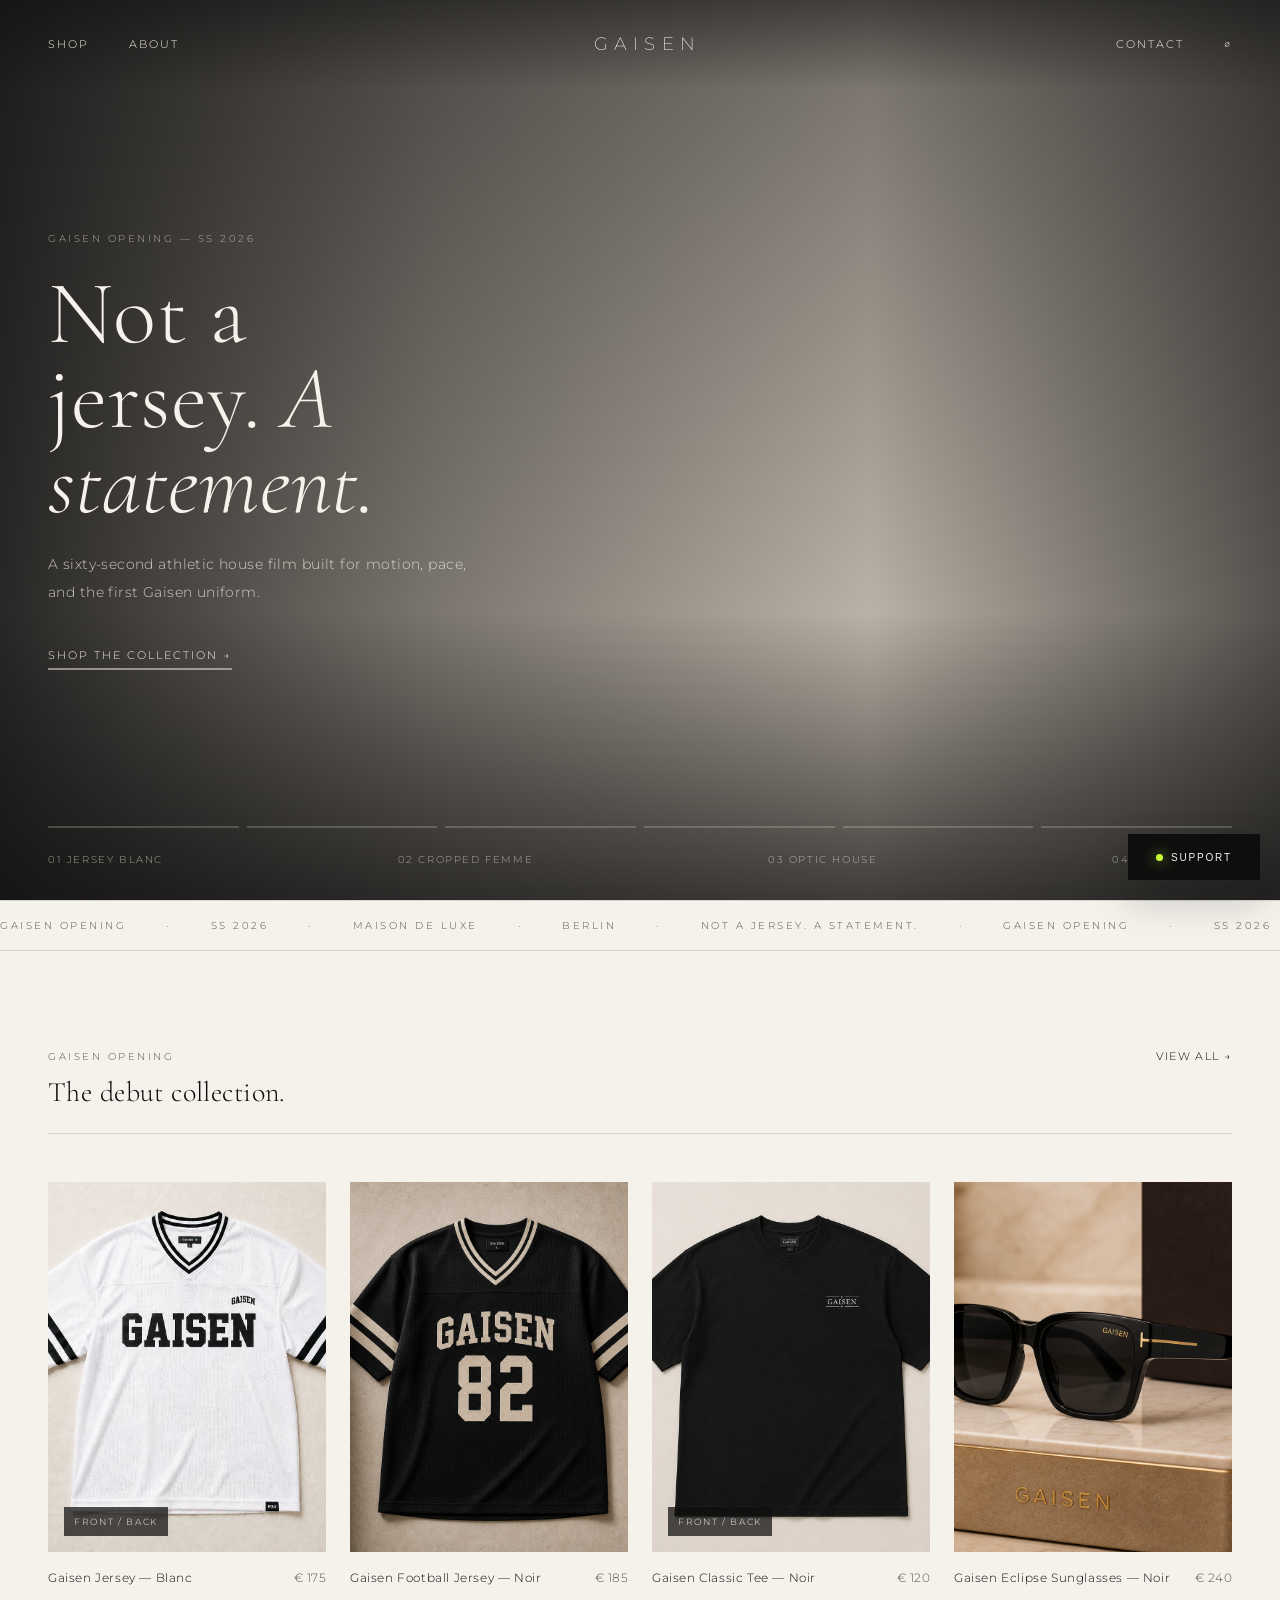
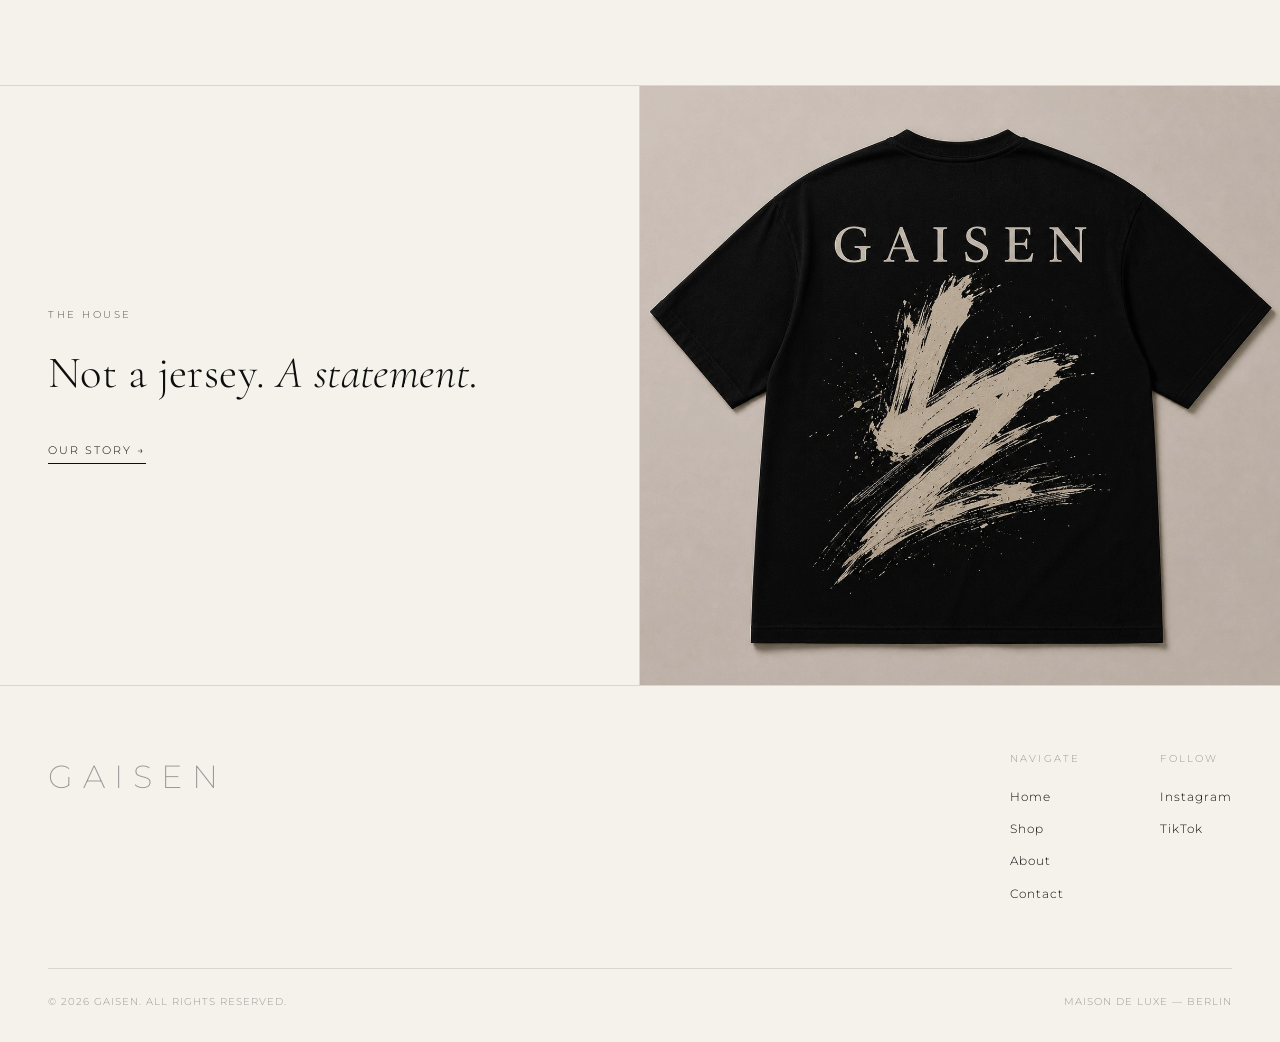
<file: index.html>
<!DOCTYPE html>
<html lang="en">
<head>
  <meta charset="UTF-8" />
  <meta name="viewport" content="width=device-width, initial-scale=1.0" />
  <title>Gaisen — Maison de Luxe</title>
  <link rel="preconnect" href="https://fonts.googleapis.com">
  <link href="https://fonts.googleapis.com/css2?family=Cormorant+Garamond:ital,wght@0,300;0,400;1,300;1,400&family=Montserrat:wght@200;300;400&display=swap" rel="stylesheet">
  <link rel="stylesheet" href="style.css">
</head>
<body class="home-page">

  <nav class="nav">
    <div class="nav-left">
      <a href="shop.html">Shop</a>
      <a href="about.html">About</a>
    </div>
    <a href="index.html" class="nav-logo">GAISEN</a>
    <div class="nav-right">
      <a href="contact.html">Contact</a>
      <a href="#">∅</a>
    </div>
  </nav>

  <section class="collection-film hero-film" aria-label="Gaisen collection film">
    <div class="film-stage cinematic-stage">
      <div class="film-scene scene-one">
        <img class="film-bg" src="film-jersey-blanc.png" alt="">
        <div class="film-subject"><img src="film-jersey-blanc.png" alt="Gaisen Jersey Blanc editorial look"></div>
        <p class="film-signal">OPENING / 01</p>
      </div>
      <div class="film-scene scene-two">
        <img class="film-bg" src="film-cropped-jersey.png" alt="">
        <div class="film-subject"><img src="film-cropped-jersey.png" alt="Gaisen cropped jersey athletic editorial look"></div>
        <p class="film-signal">FORM / 02</p>
      </div>
      <div class="film-scene scene-three">
        <img class="film-bg" src="film-optic-house.png" alt="">
        <div class="film-subject"><img src="film-optic-house.png" alt="Gaisen optic house editorial look"></div>
        <p class="film-signal">OPTIC / 03</p>
      </div>
      <div class="film-scene scene-four">
        <img class="film-bg" src="film-jersey-blanc.png" alt="">
        <div class="film-subject film-subject-wide"><img src="gaisen-football-jersey-noir.png" alt="Gaisen Football Jersey Noir product movement"></div>
        <p class="film-signal">NOIR / 04</p>
      </div>
      <div class="film-scene scene-five">
        <img class="film-bg" src="film-cropped-jersey.png" alt="">
        <div class="film-subject"><img src="film-cropped-jersey.png" alt="Gaisen cropped jersey full athletic look"></div>
        <p class="film-signal">PACE / 05</p>
      </div>
      <div class="film-scene scene-six">
        <img class="film-bg" src="film-optic-house.png" alt="">
        <div class="film-subject"><img src="film-optic-house.png" alt="Gaisen eyewear athletic house look"></div>
        <p class="film-signal">HOUSE / 06</p>
      </div>
    </div>
    <div class="film-copy">
      <p class="label">GAISEN OPENING — SS 2026</p>
      <h1>Not a jersey. <em>A statement.</em></h1>
      <p>A sixty-second athletic house film built for motion, pace, and the first Gaisen uniform.</p>
      <a href="shop.html" class="link-underline">Shop the collection →</a>
    </div>
    <div class="film-meter" aria-hidden="true">
      <span></span><span></span><span></span><span></span><span></span><span></span>
    </div>
    <div class="film-index">
      <span>01 Jersey Blanc</span>
      <span>02 Cropped Femme</span>
      <span>03 Optic House</span>
      <span>04 Noir Uniform</span>
    </div>
  </section>

  <div class="marquee">
    <div class="marquee-track">
      <span>Gaisen Opening</span><span>·</span>
      <span>SS 2026</span><span>·</span>
      <span>Maison de Luxe</span><span>·</span>
      <span>Berlin</span><span>·</span>
      <span>Not a jersey. A statement.</span><span>·</span>
      <span>Gaisen Opening</span><span>·</span>
      <span>SS 2026</span><span>·</span>
      <span>Maison de Luxe</span><span>·</span>
      <span>Berlin</span><span>·</span>
      <span>Not a jersey. A statement.</span><span>·</span>
    </div>
  </div>

  <section class="featured">
    <div class="featured-header">
      <div>
        <p class="label">GAISEN OPENING</p>
        <p style="font-family:'Cormorant Garamond',serif;font-size:28px;font-weight:300;margin-top:4px;">The debut collection.</p>
      </div>
      <a href="shop.html" class="view-all">View all →</a>
    </div>
    <div class="featured-grid">
      <div class="product-card" onclick="window.location='shop.html#jersey-blanc'">
        <div class="product-img img-tall product-gallery-card" style="background:#e8e4dc;">
          <img src="white-jersey-front.png" alt="Gaisen White Jersey Front">
          <img src="white-jersey-back.png" alt="Gaisen White Jersey Back">
          <div class="product-overlay"><span>View</span></div>
        </div>
        <div class="product-meta">
          <p class="product-name">Gaisen Jersey — Blanc</p>
          <p class="product-price">€ 175</p>
        </div>
      </div>
      <div class="product-card" onclick="window.location='shop.html#football-jersey-noir'">
        <div class="product-img img-tall" style="background:#111;">
          <img src="gaisen-football-jersey-noir.png" alt="Gaisen Football Jersey Noir" style="width:100%;height:100%;object-fit:cover;">
          <div class="product-overlay"><span>View</span></div>
        </div>
        <div class="product-meta">
          <p class="product-name">Gaisen Football Jersey — Noir</p>
          <p class="product-price">€ 185</p>
        </div>
      </div>
      <div class="product-card featured-large" onclick="window.location='shop.html#tee-noir'">
        <div class="product-img img-tall product-gallery-card" style="background:#1a1a1a;">
          <img src="tshirt-front.png" alt="Gaisen Black Tee Front">
          <img src="tshirt-back.png" alt="Gaisen Black Tee Back">
          <div class="product-overlay"><span>View</span></div>
        </div>
        <div class="product-meta">
          <p class="product-name">Gaisen Classic Tee — Noir</p>
          <p class="product-price">€ 120</p>
        </div>
      </div>
      <div class="product-card" onclick="window.location='shop.html#eclipse-sunglasses'">
        <div class="product-img img-tall" style="background:#d4c7b6;">
          <img src="gaisen-eclipse-generated.png" alt="Gaisen Eclipse Sunglasses Noir" style="width:100%;height:100%;object-fit:cover;">
          <div class="product-overlay"><span>View</span></div>
        </div>
        <div class="product-meta">
          <p class="product-name">Gaisen Eclipse Sunglasses — Noir</p>
          <p class="product-price">€ 240</p>
        </div>
      </div>
    </div>
  </section>

  <section class="editorial">
    <div class="editorial-text">
      <p class="label">The House</p>
      <h2>Not a jersey. <em>A statement.</em></h2>
      <a href="about.html" class="link-underline">Our story →</a>
    </div>
    <div class="editorial-img" style="background:#1a1a1a;">
      <img src="tshirt-back.png" alt="Gaisen Tee Back" style="width:100%;height:100%;object-fit:cover;opacity:0.9;">
    </div>
  </section>

  <footer class="footer">
    <div class="footer-top">
      <div class="footer-brand">GAISEN</div>
      <div class="footer-links">
        <div>
          <p class="footer-col-title">Navigate</p>
          <a href="index.html">Home</a>
          <a href="shop.html">Shop</a>
          <a href="about.html">About</a>
          <a href="contact.html">Contact</a>
        </div>
        <div>
          <p class="footer-col-title">Follow</p>
          <a href="#">Instagram</a>
          <a href="#">TikTok</a>
        </div>
      </div>
    </div>
    <div class="footer-bottom">
      <p>© 2026 Gaisen. All rights reserved.</p>
      <p>Maison de Luxe — Berlin</p>
    </div>
  </footer>

  <script src="support-bot.js"></script>
</body>
</html>
</file>
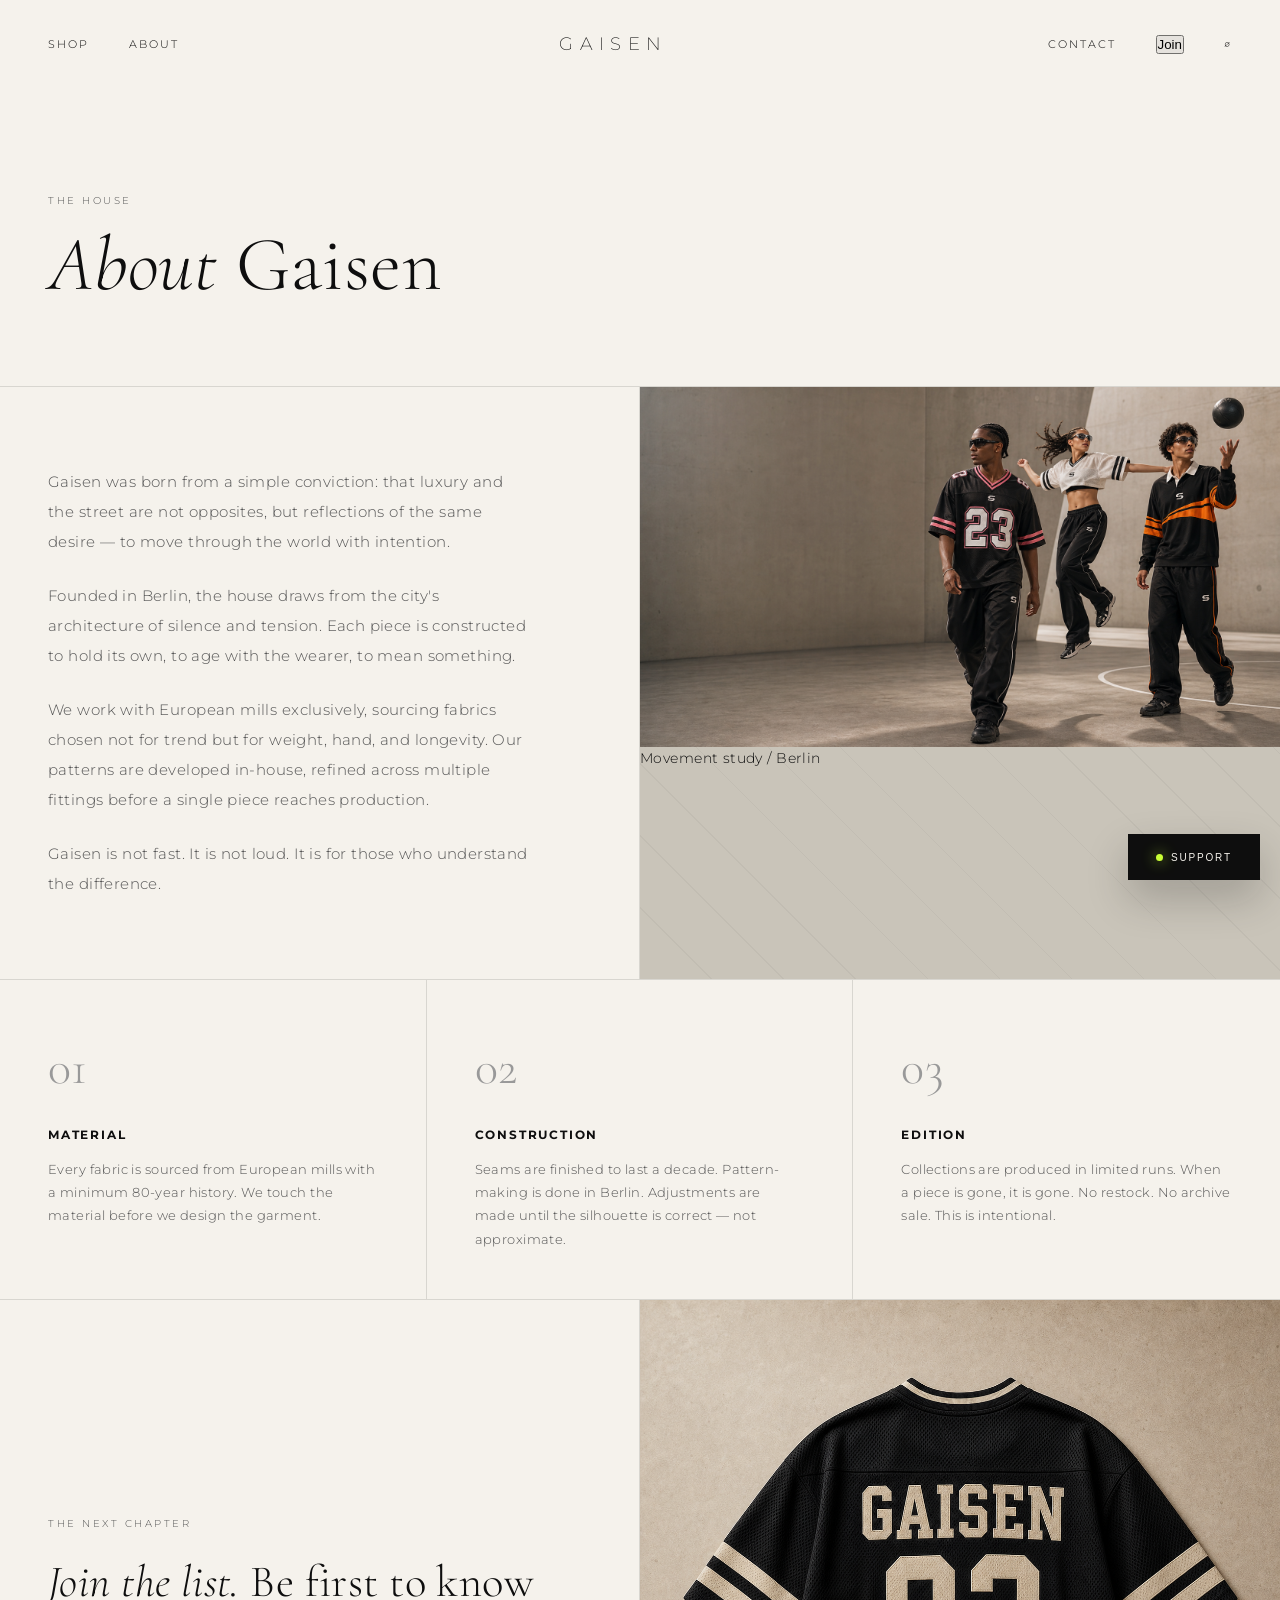
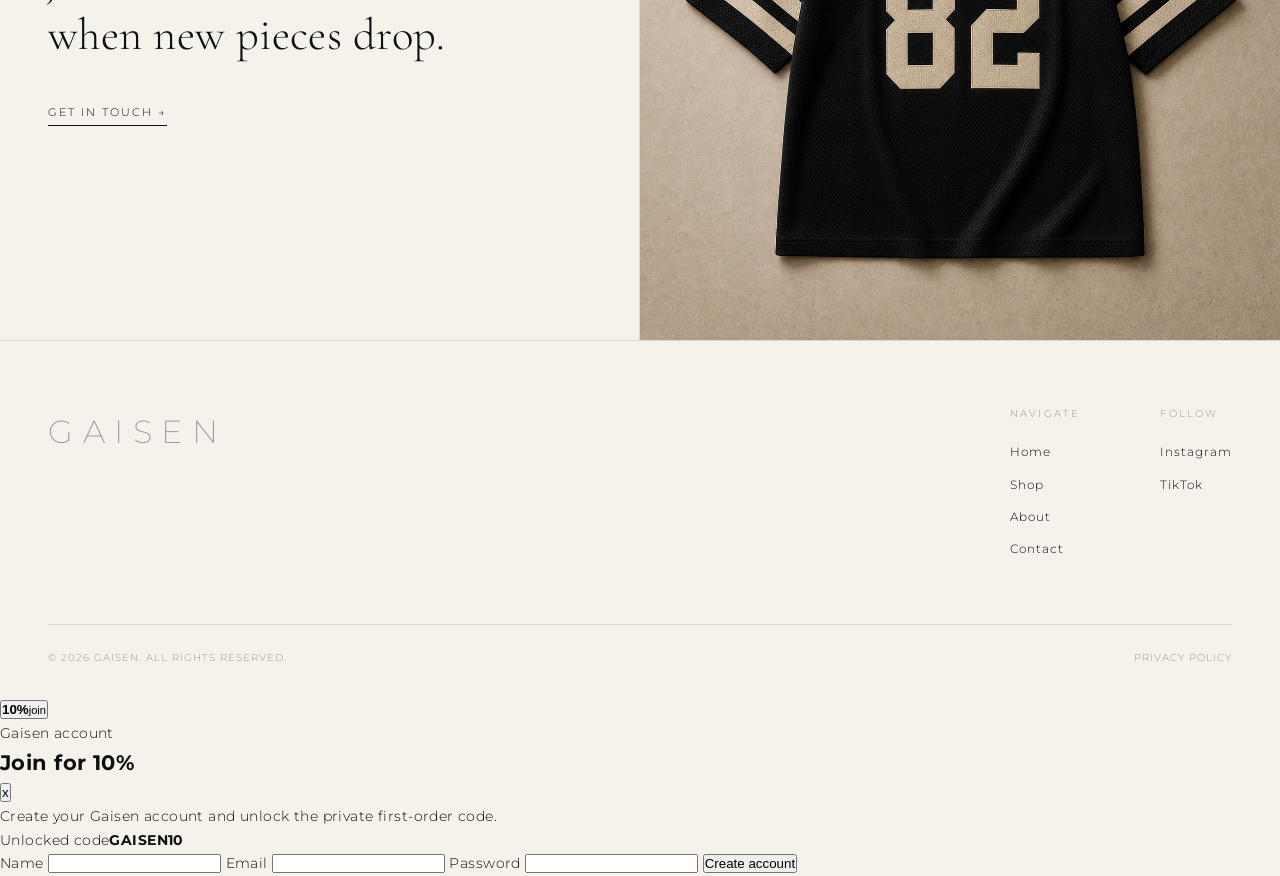
<file: about.html>
<!DOCTYPE html>
<html lang="en">
<head>
  <meta charset="UTF-8" />
  <meta name="viewport" content="width=device-width, initial-scale=1.0" />
  <title>About — Gaisen</title>
  <link rel="icon" href="favicon.ico" sizes="any">
  <link rel="icon" type="image/svg+xml" href="favicon.svg">
  <link rel="apple-touch-icon" href="apple-touch-icon.png">
  <link rel="manifest" href="site.webmanifest">
  <meta name="theme-color" content="#0E0E0E">
  <link rel="preconnect" href="https://fonts.googleapis.com">
  <link href="https://fonts.googleapis.com/css2?family=Cormorant+Garamond:ital,wght@0,300;0,400;1,300;1,400&family=Montserrat:wght@200;300;400&display=swap" rel="stylesheet">
  <link rel="stylesheet" href="style.css">
</head>
<body class="about-page">

  <nav class="nav">
    <div class="nav-left">
      <a href="shop.html">Shop</a>
      <a href="about.html">About</a>
    </div>
    <a href="index.html" class="nav-logo">GAISEN</a>
    <div class="nav-right">
      <a href="contact.html">Contact</a>
      <a href="#">∅</a>
    </div>
  </nav>

  <div class="page-header">
    <p class="label">The House</p>
    <h1><em>About</em> Gaisen</h1>
  </div>

  <div class="about-intro">
    <div class="about-text">
      <p>Gaisen was born from a simple conviction: that luxury and the street are not opposites, but reflections of the same desire — to move through the world with intention.</p>
      <p>Founded in Berlin, the house draws from the city's architecture of silence and tension. Each piece is constructed to hold its own, to age with the wearer, to mean something.</p>
      <p>We work with European mills exclusively, sourcing fabrics chosen not for trend but for weight, hand, and longevity. Our patterns are developed in-house, refined across multiple fittings before a single piece reaches production.</p>
      <p>Gaisen is not fast. It is not loud. It is for those who understand the difference.</p>
    </div>
    <figure class="about-img-block">
      <img src="gaisen-real-model-film-01.png" alt="Models wearing Gaisen athletic pieces in a concrete studio">
      <figcaption>Movement study / Berlin</figcaption>
    </figure>
  </div>

  <div class="about-values">
    <div class="value-item">
      <div class="value-num">01</div>
      <h3>Material</h3>
      <p>Every fabric is sourced from European mills with a minimum 80-year history. We touch the material before we design the garment.</p>
    </div>
    <div class="value-item">
      <div class="value-num">02</div>
      <h3>Construction</h3>
      <p>Seams are finished to last a decade. Pattern-making is done in Berlin. Adjustments are made until the silhouette is correct — not approximate.</p>
    </div>
    <div class="value-item">
      <div class="value-num">03</div>
      <h3>Edition</h3>
      <p>Collections are produced in limited runs. When a piece is gone, it is gone. No restock. No archive sale. This is intentional.</p>
    </div>
  </div>

  <section class="editorial" style="border-top:1px solid var(--border);">
    <div class="editorial-text">
      <p class="label">The next chapter</p>
      <h2><em>Join the list.</em> Be first to know when new pieces drop.</h2>
      <a href="contact.html" class="link-underline">Get in touch →</a>
    </div>
    <div class="editorial-img about-editorial-img">
      <img src="gaisen-football-jersey-noir-back.png" alt="Back view of the Gaisen Football Jersey Noir">
    </div>
  </section>

  <footer class="footer">
    <div class="footer-top">
      <div class="footer-brand">GAISEN</div>
      <div class="footer-links">
        <div>
          <p class="footer-col-title">Navigate</p>
          <a href="index.html">Home</a>
          <a href="shop.html">Shop</a>
          <a href="about.html">About</a>
          <a href="contact.html">Contact</a>
        </div>
        <div>
          <p class="footer-col-title">Follow</p>
          <a href="#">Instagram</a>
          <a href="#">TikTok</a>
        </div>
      </div>
    </div>
    <div class="footer-bottom">
      <p>© 2026 Gaisen. All rights reserved.</p>
      <p>Privacy Policy</p>
    </div>
  </footer>

  <script src="account-promo.js?v=pet-1"></script>
  <script src="button-motion.js?v=button-1"></script>
  <script src="support-bot.js?v=support-1"></script>
</body>
</html>
</file>
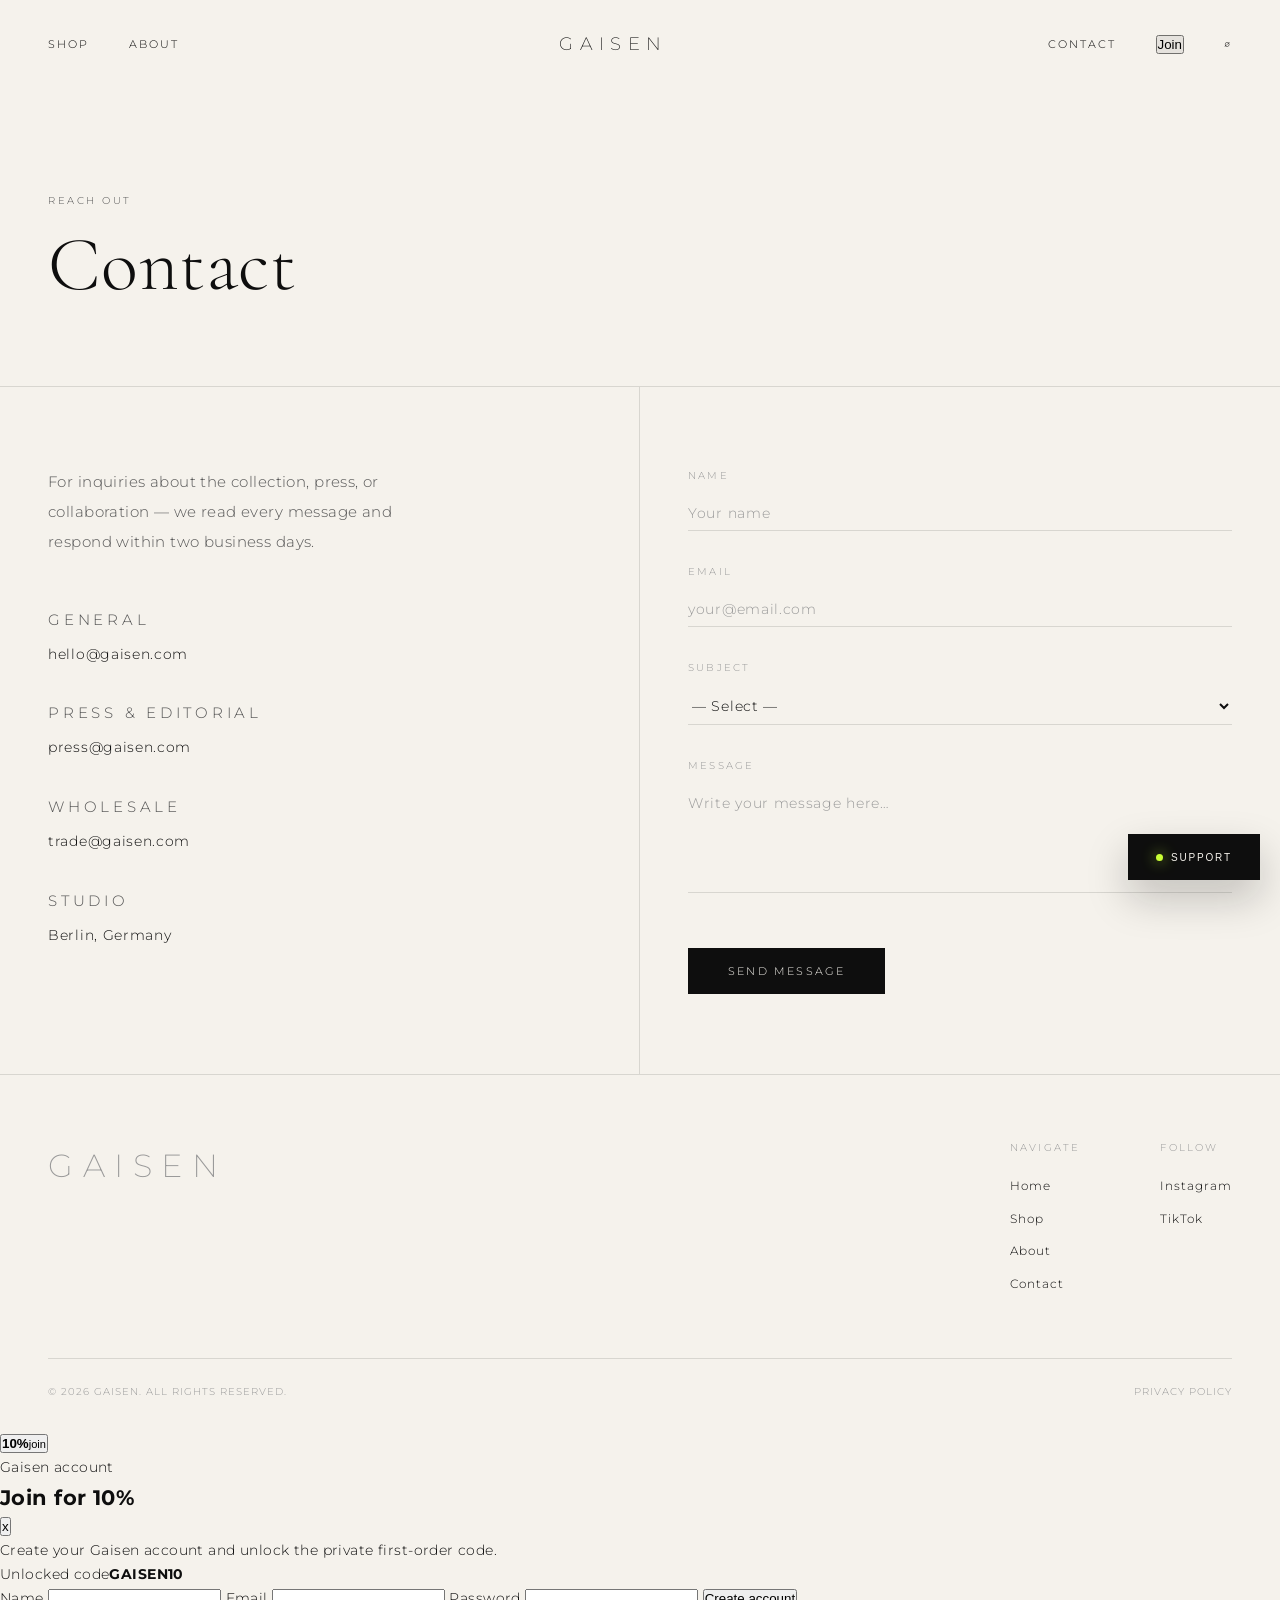
<file: contact.html>
<!DOCTYPE html>
<html lang="en">
<head>
  <meta charset="UTF-8" />
  <meta name="viewport" content="width=device-width, initial-scale=1.0" />
  <title>Contact — Gaisen</title>
  <link rel="icon" href="favicon.ico" sizes="any">
  <link rel="icon" type="image/svg+xml" href="favicon.svg">
  <link rel="apple-touch-icon" href="apple-touch-icon.png">
  <link rel="manifest" href="site.webmanifest">
  <meta name="theme-color" content="#0E0E0E">
  <link rel="preconnect" href="https://fonts.googleapis.com">
  <link href="https://fonts.googleapis.com/css2?family=Cormorant+Garamond:ital,wght@0,300;0,400;1,300;1,400&family=Montserrat:wght@200;300;400&display=swap" rel="stylesheet">
  <link rel="stylesheet" href="style.css">
</head>
<body>

  <nav class="nav">
    <div class="nav-left">
      <a href="shop.html">Shop</a>
      <a href="about.html">About</a>
    </div>
    <a href="index.html" class="nav-logo">GAISEN</a>
    <div class="nav-right">
      <a href="contact.html">Contact</a>
      <a href="#">∅</a>
    </div>
  </nav>

  <div class="page-header">
    <p class="label">Reach out</p>
    <h1>Contact</h1>
  </div>

  <div class="contact-grid">
    <div class="contact-info">
      <p>For inquiries about the collection, press, or collaboration — we read every message and respond within two business days.</p>

      <div class="contact-detail">
        <p class="label">General</p>
        <a href="mailto:hello@gaisen.com">hello@gaisen.com</a>
      </div>
      <div class="contact-detail">
        <p class="label">Press & editorial</p>
        <a href="mailto:press@gaisen.com">press@gaisen.com</a>
      </div>
      <div class="contact-detail">
        <p class="label">Wholesale</p>
        <a href="mailto:trade@gaisen.com">trade@gaisen.com</a>
      </div>
      <div class="contact-detail">
        <p class="label">Studio</p>
        <a href="#">Berlin, Germany</a>
      </div>
    </div>

    <div class="contact-form">
      <div class="form-group">
        <label>Name</label>
        <input type="text" placeholder="Your name" />
      </div>
      <div class="form-group">
        <label>Email</label>
        <input type="email" placeholder="your@email.com" />
      </div>
      <div class="form-group">
        <label>Subject</label>
        <select>
          <option value="">— Select —</option>
          <option>General inquiry</option>
          <option>Order & shipping</option>
          <option>Press & editorial</option>
          <option>Wholesale</option>
          <option>Collaboration</option>
        </select>
      </div>
      <div class="form-group">
        <label>Message</label>
        <textarea rows="5" placeholder="Write your message here…"></textarea>
      </div>
      <div class="form-submit">
        <button class="btn-submit" onclick="handleSubmit(event)">Send message</button>
        <span id="confirm" style="font-size:11px;letter-spacing:0.1em;color:#999;display:none;">Message sent — thank you.</span>
      </div>
    </div>
  </div>

  <footer class="footer">
    <div class="footer-top">
      <div class="footer-brand">GAISEN</div>
      <div class="footer-links">
        <div>
          <p class="footer-col-title">Navigate</p>
          <a href="index.html">Home</a>
          <a href="shop.html">Shop</a>
          <a href="about.html">About</a>
          <a href="contact.html">Contact</a>
        </div>
        <div>
          <p class="footer-col-title">Follow</p>
          <a href="#">Instagram</a>
          <a href="#">TikTok</a>
        </div>
      </div>
    </div>
    <div class="footer-bottom">
      <p>© 2026 Gaisen. All rights reserved.</p>
      <p>Privacy Policy</p>
    </div>
  </footer>

  <script>
    function handleSubmit(e) {
      e.preventDefault();
      document.getElementById('confirm').style.display = 'inline';
    }
  </script>
  <script src="account-promo.js?v=account-2"></script>
  <script src="button-motion.js?v=button-1"></script>
  <script src="support-bot.js?v=support-1"></script>
</body>
</html>
</file>
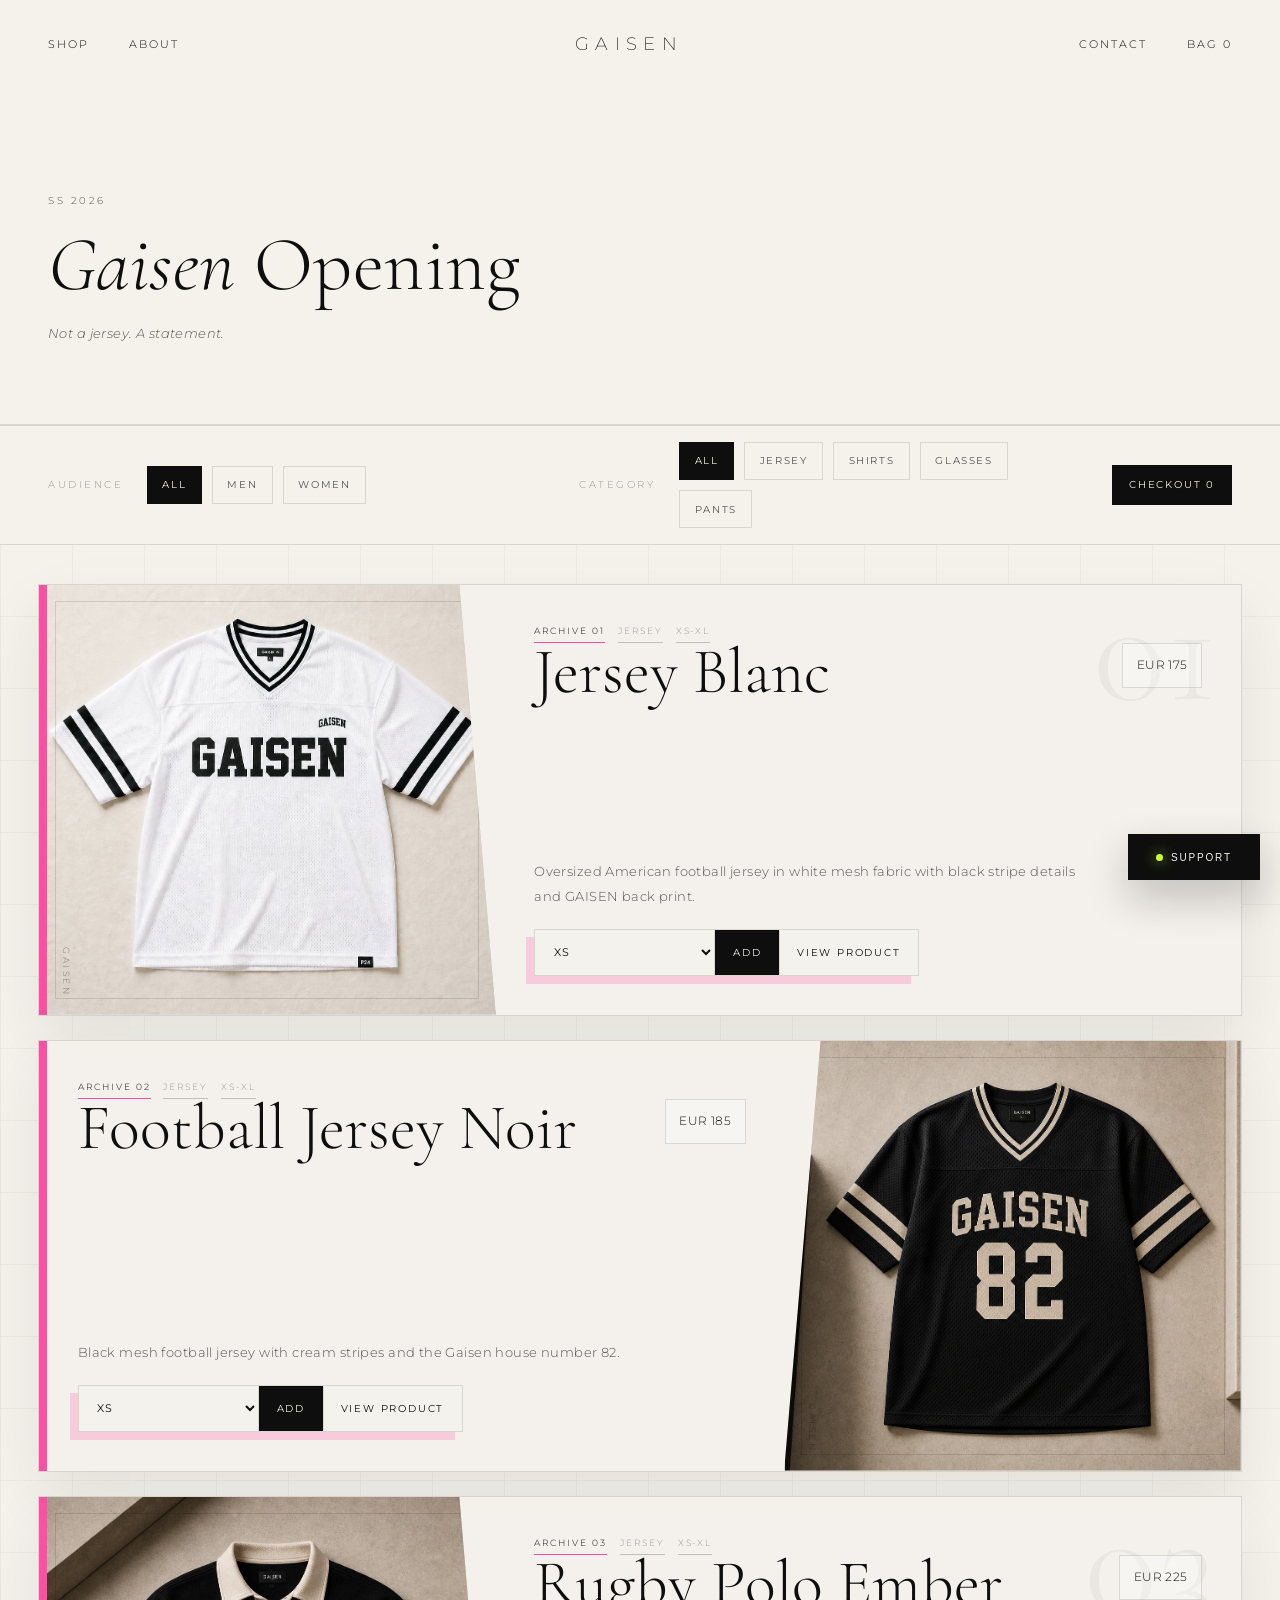
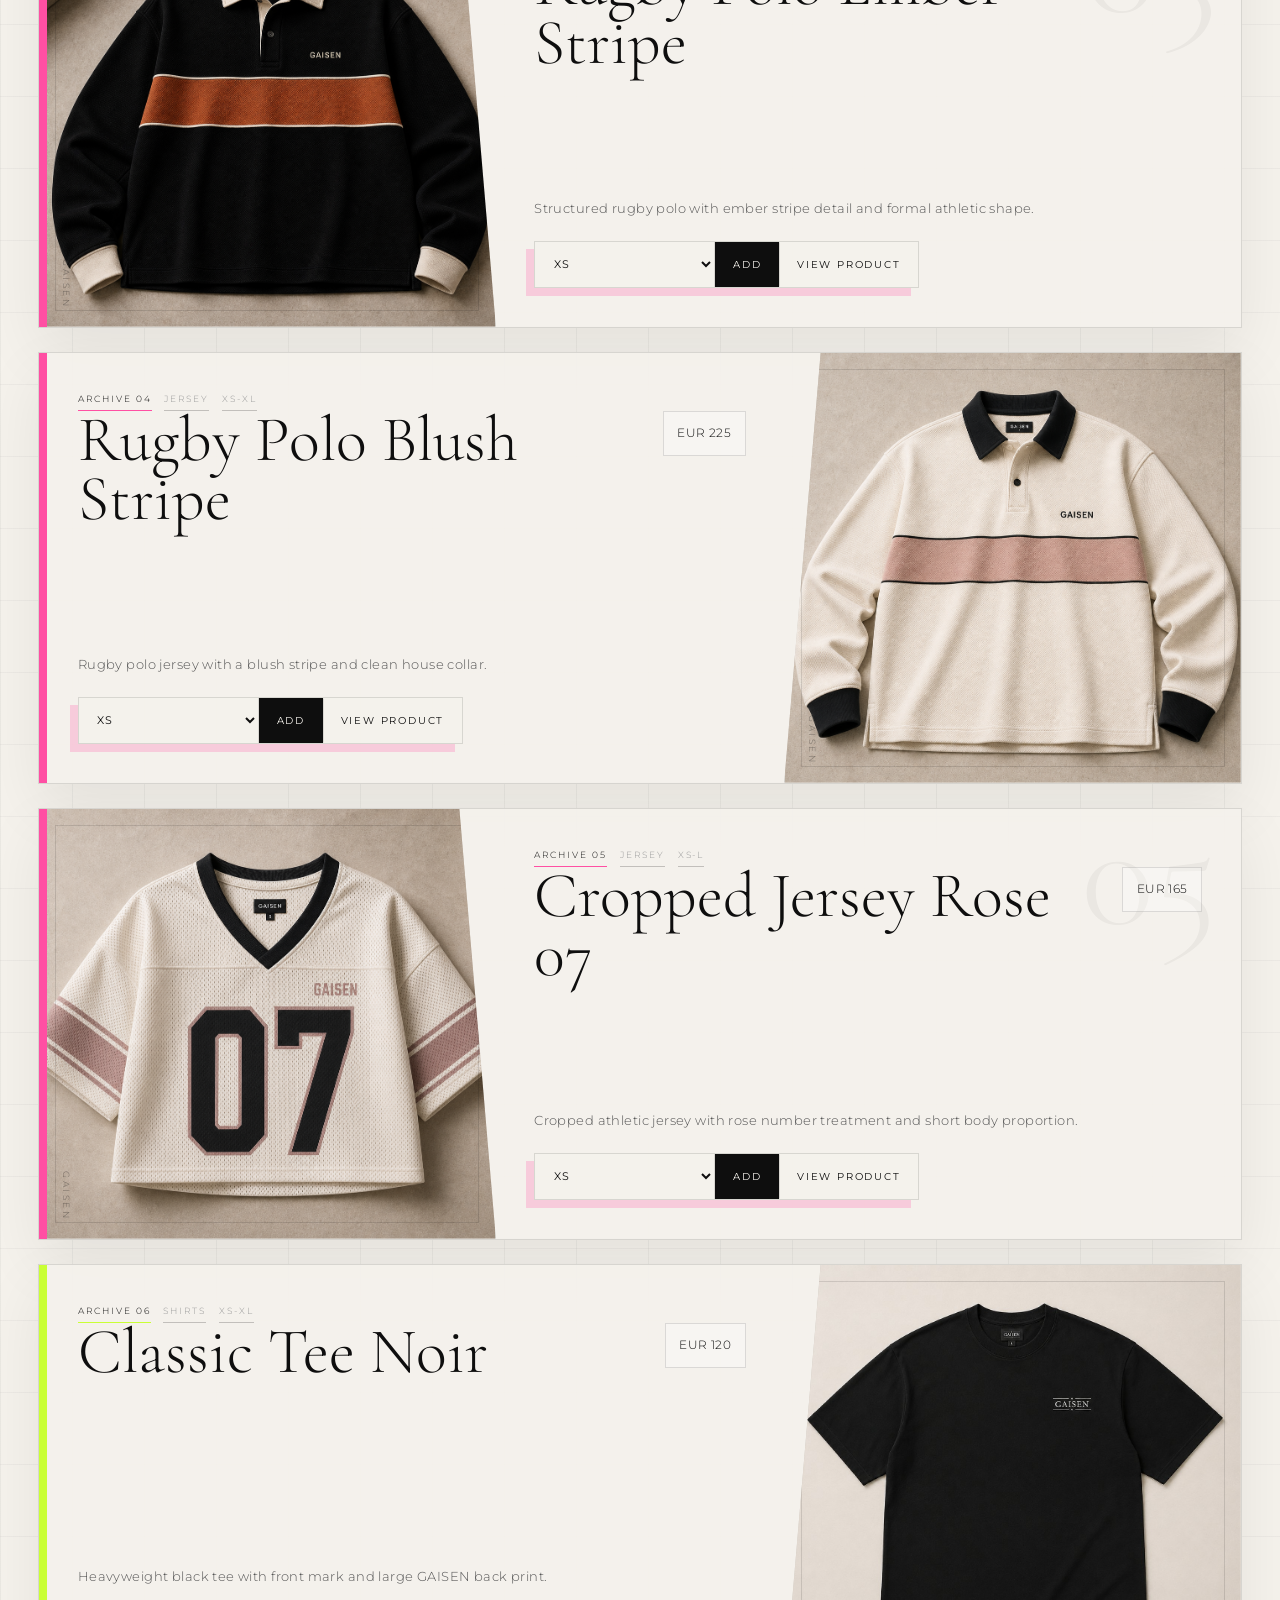
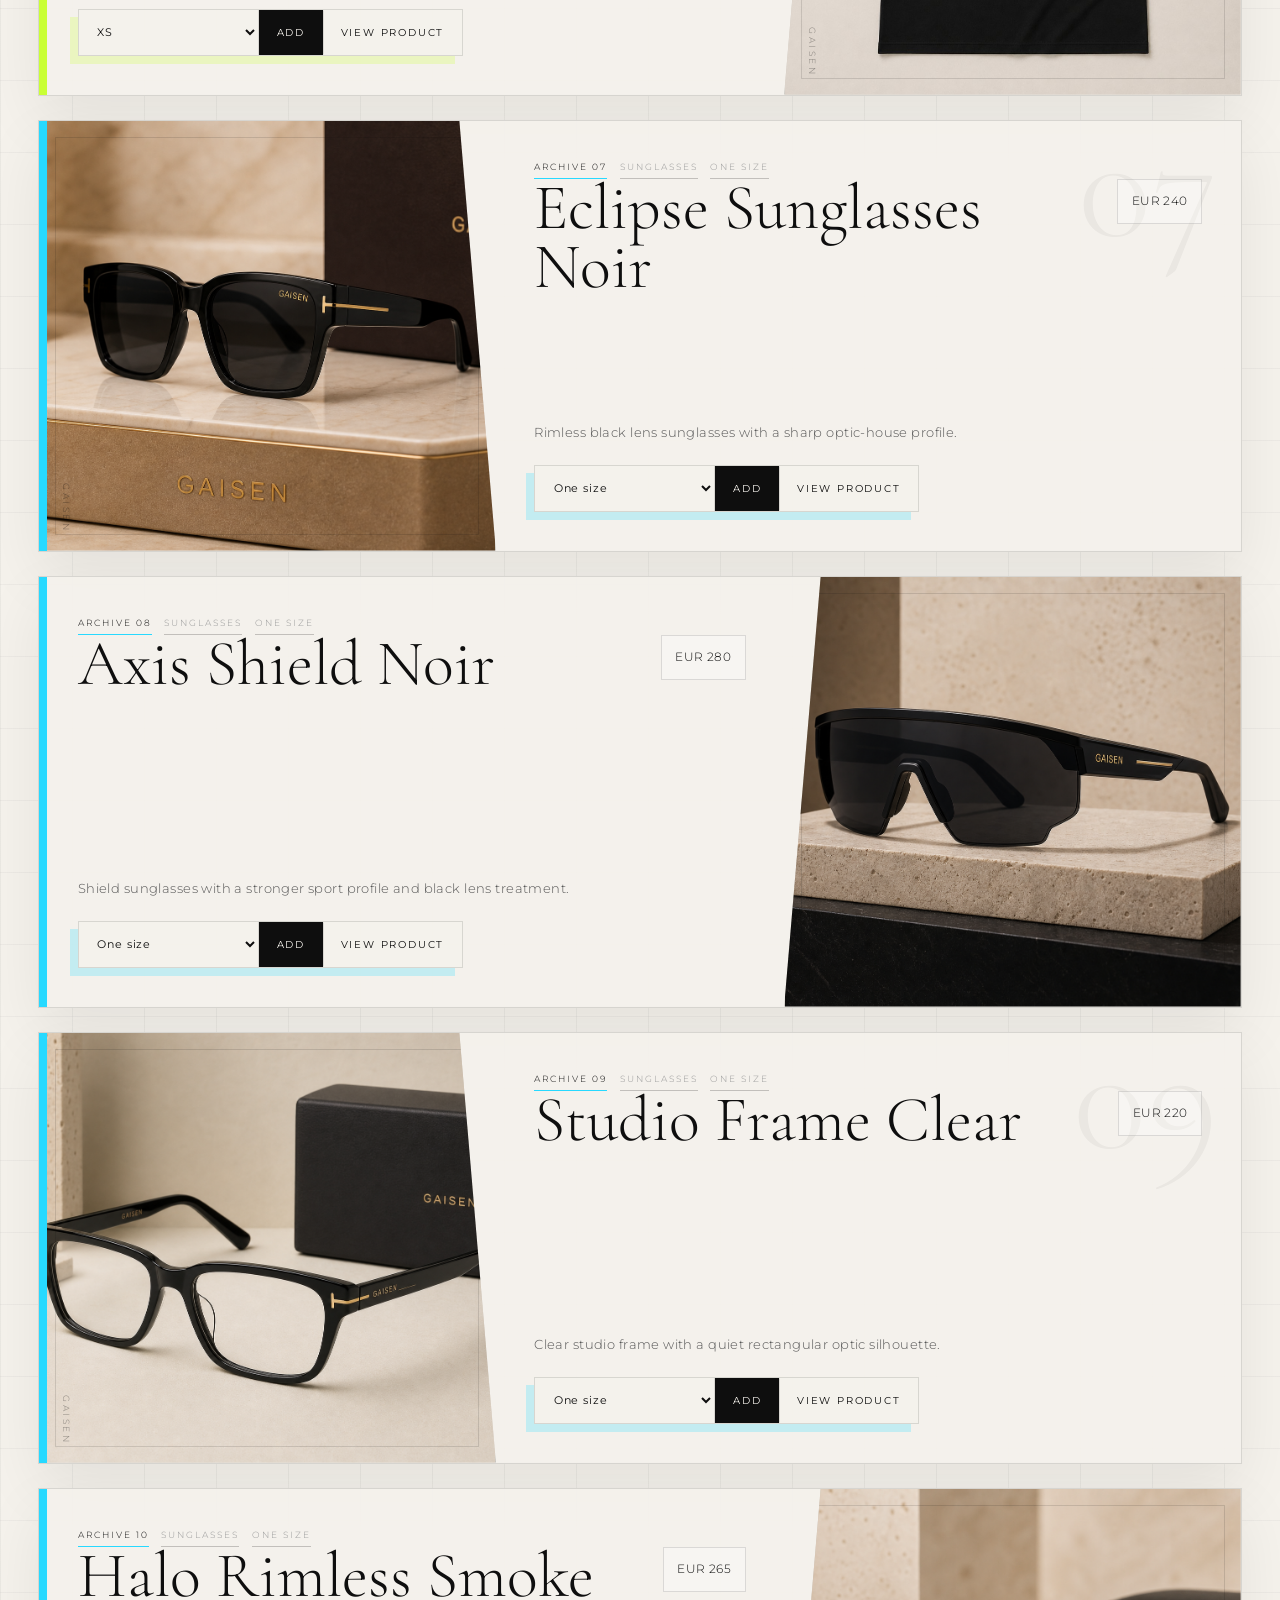
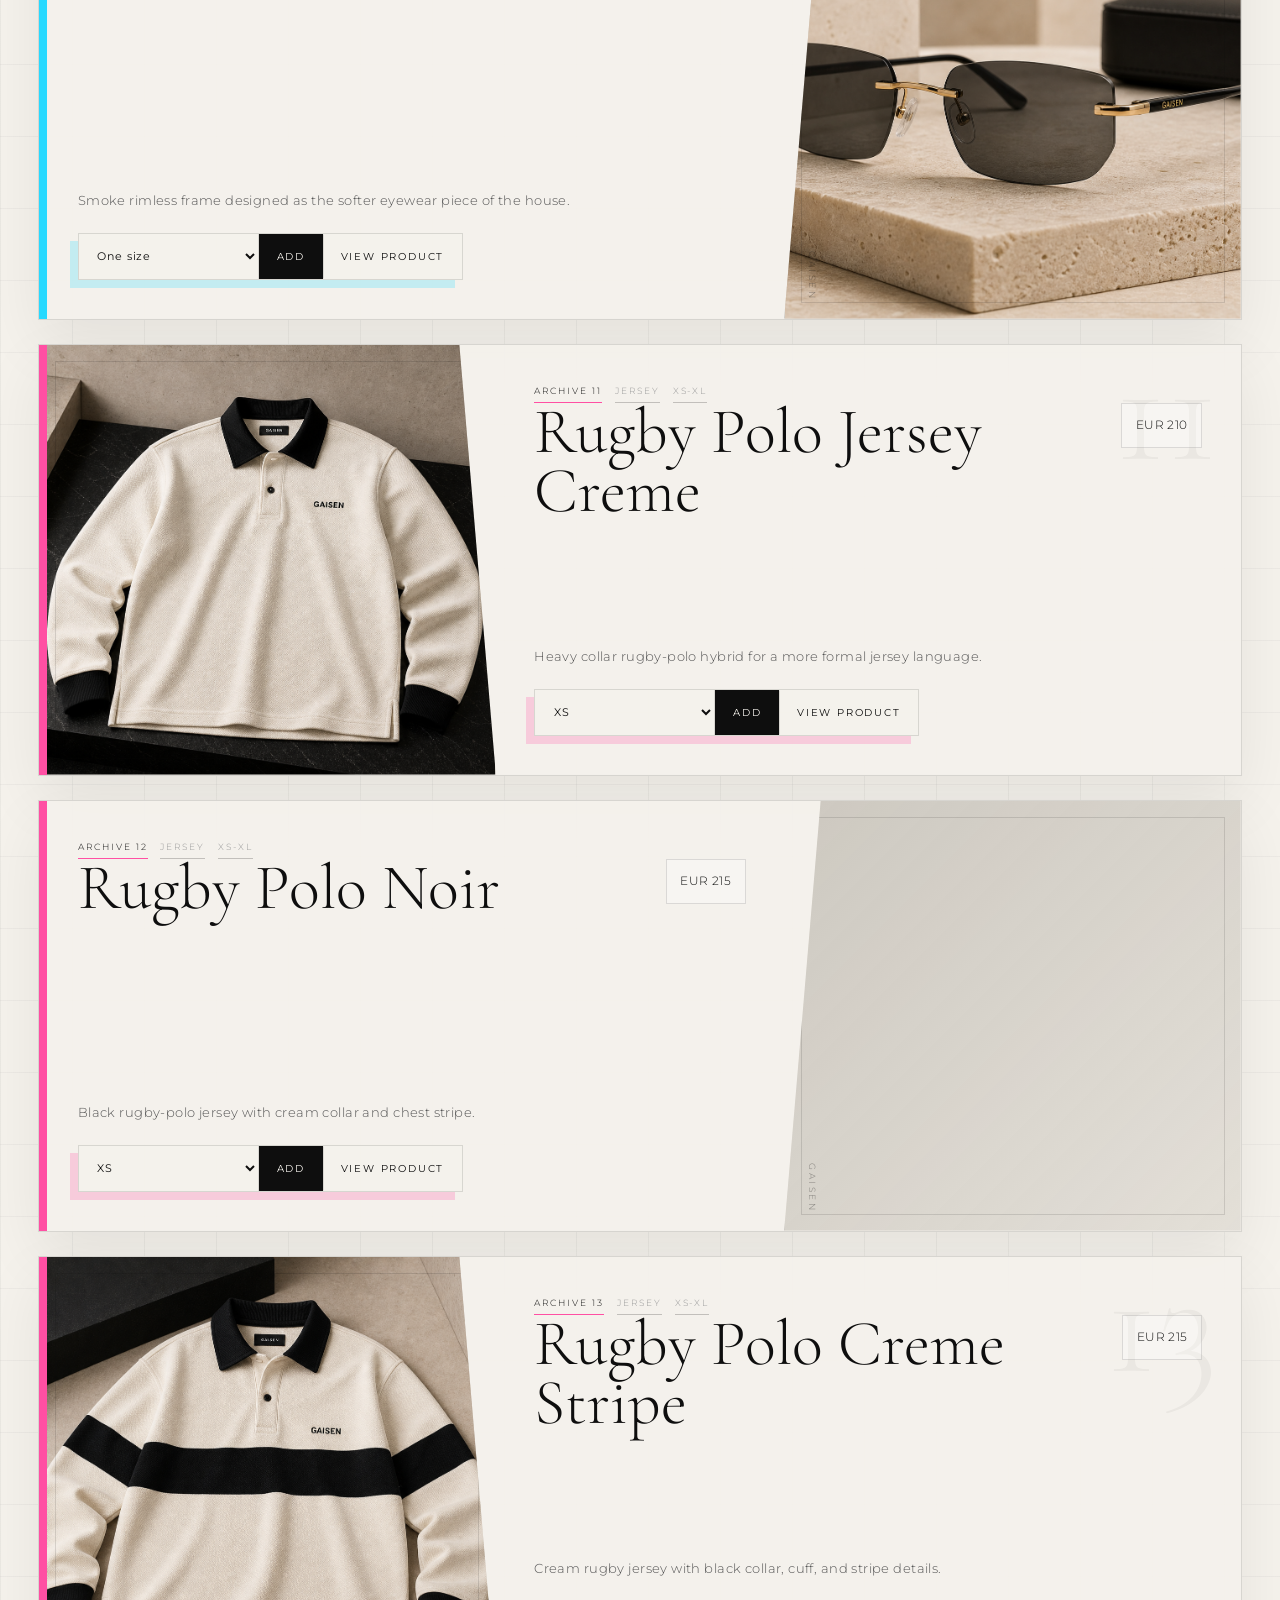
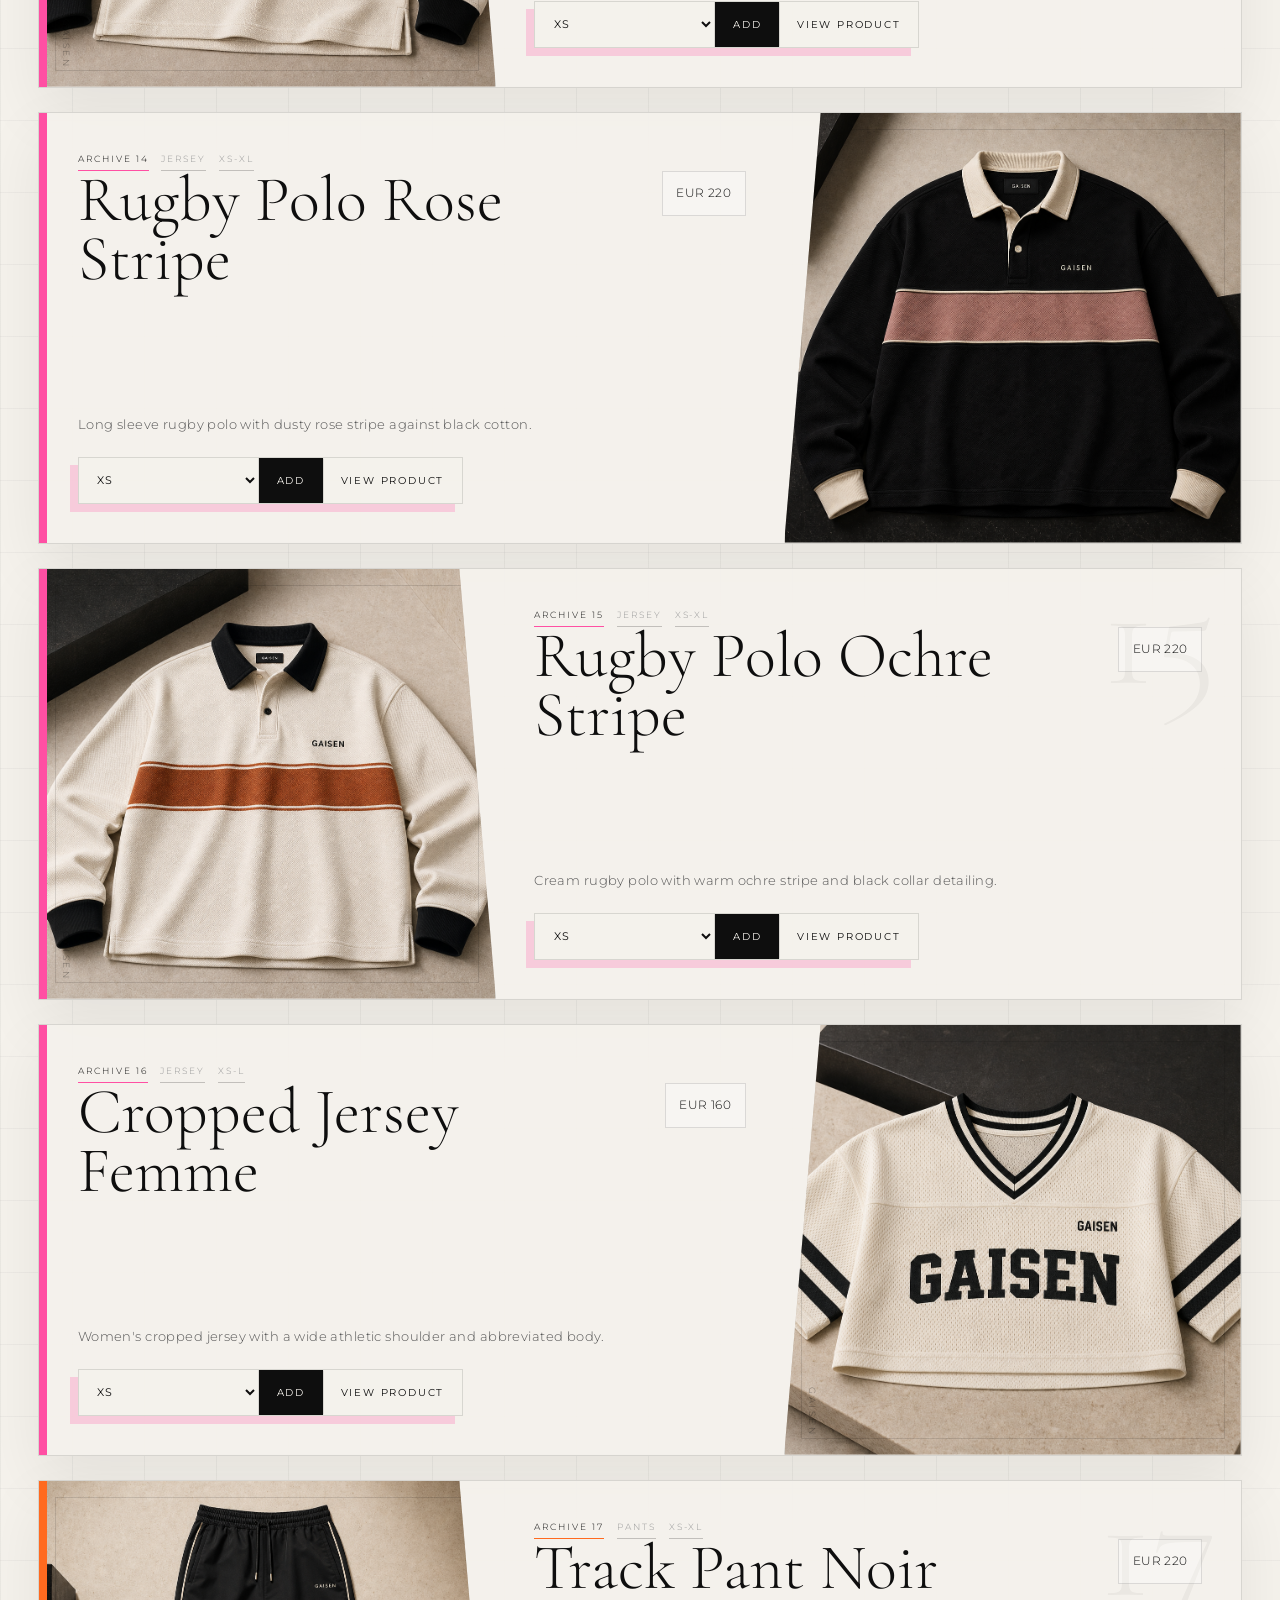
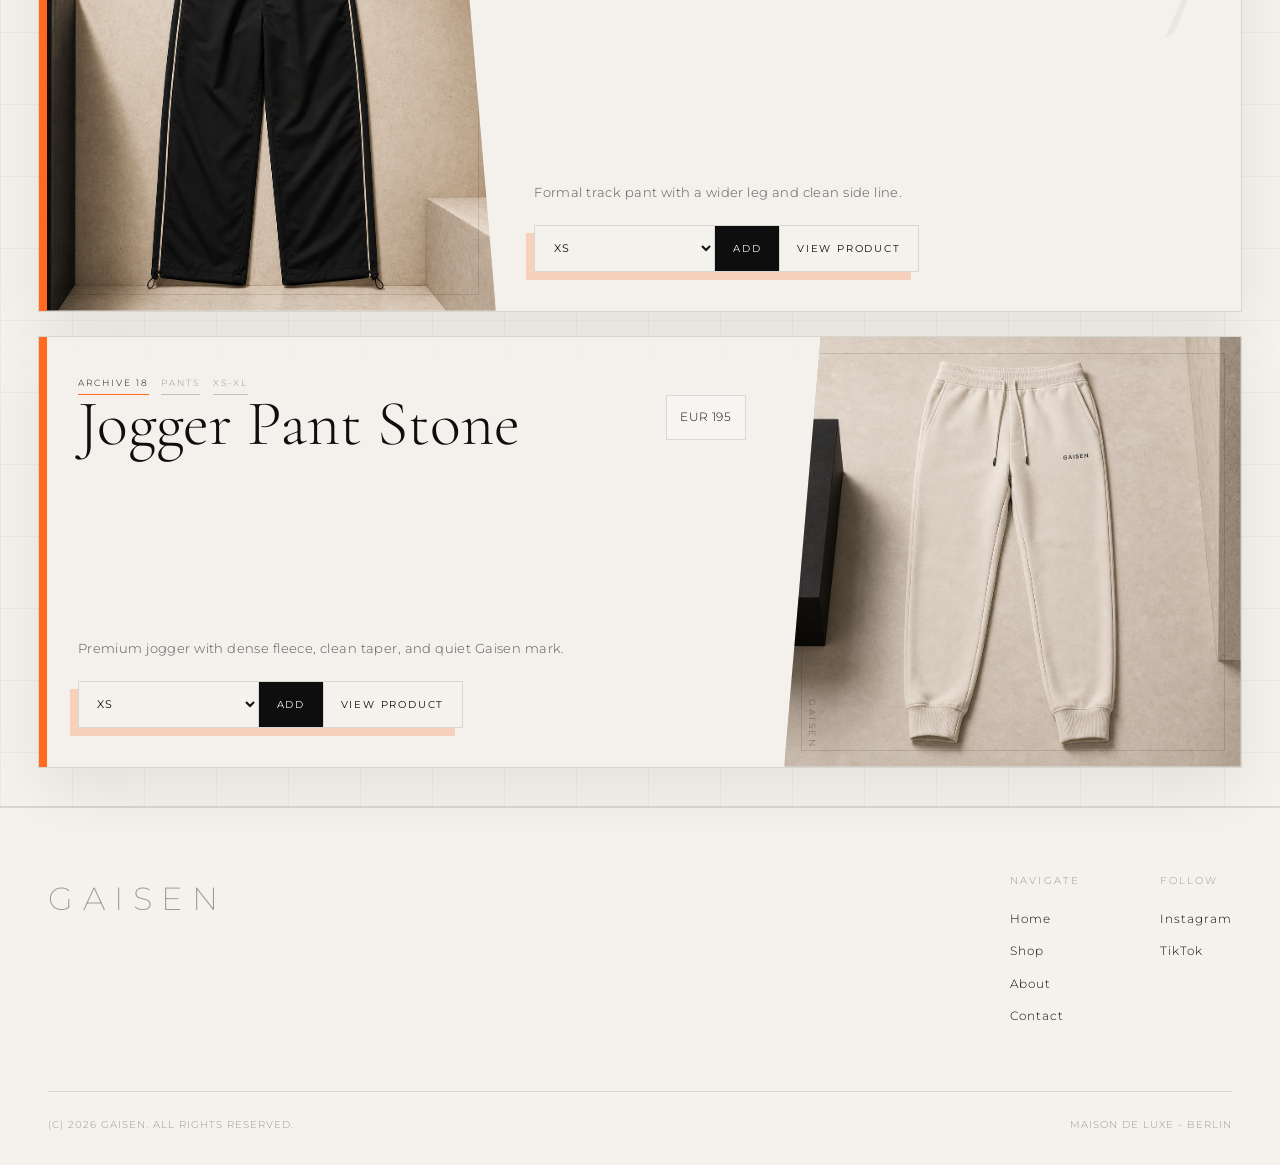
<file: shop.html>
<!DOCTYPE html>
<html lang="en">
<head>
  <meta charset="UTF-8" />
  <meta name="viewport" content="width=device-width, initial-scale=1.0" />
  <title>Shop - Gaisen Opening</title>
  <link rel="preconnect" href="https://fonts.googleapis.com">
  <link rel="preconnect" href="https://fonts.gstatic.com" crossorigin>
  <link href="https://fonts.googleapis.com/css2?family=Cormorant+Garamond:ital,wght@0,300;0,400;1,300;1,400&family=Montserrat:wght@200;300;400&display=swap" rel="stylesheet">
  <link rel="stylesheet" href="style.css">
  <style>
    .shop-shell { border-bottom: 1px solid var(--border); }
    .shop-filter-panel {
      position: sticky;
      top: 0;
      z-index: 40;
      border-top: 1px solid var(--border);
      border-bottom: 1px solid var(--border);
      background: rgba(245,242,236,0.94);
      backdrop-filter: blur(14px);
      padding: 1rem 3rem;
      display: grid;
      grid-template-columns: auto 1fr auto 1fr auto;
      gap: 1rem 1.5rem;
      align-items: center;
    }
    .filter-label {
      font-size: 10px;
      letter-spacing: 0.25em;
      text-transform: uppercase;
      color: var(--ink-faint);
    }
    .filter-group { display: flex; gap: 0.65rem; flex-wrap: wrap; }
    .filter-btn {
      border: 1px solid var(--border);
      background: transparent;
      color: var(--ink-light);
      cursor: pointer;
      font-family: var(--font-body);
      font-size: 10px;
      letter-spacing: 0.16em;
      text-transform: uppercase;
      padding: 0.72rem 0.9rem;
      transition: background 0.2s, color 0.2s, border-color 0.2s;
    }
    .filter-btn:hover, .filter-btn.active {
      background: var(--ink);
      border-color: var(--ink);
      color: var(--cream);
    }
    .cart-open {
      border: 1px solid var(--ink);
      background: var(--ink);
      color: var(--cream);
      cursor: pointer;
      font-family: var(--font-body);
      font-size: 10px;
      letter-spacing: 0.18em;
      text-transform: uppercase;
      padding: 0.78rem 1rem;
      white-space: nowrap;
    }
    .shop-menu {
      display: flex;
      flex-direction: column;
      gap: clamp(1rem, 2vw, 1.5rem);
      padding: clamp(1rem, 3vw, 3rem);
      background:
        linear-gradient(90deg, rgba(14,14,14,0.045) 1px, transparent 1px),
        linear-gradient(0deg, rgba(14,14,14,0.035) 1px, transparent 1px),
        var(--cream);
      background-size: 72px 72px;
    }
    .buy-card {
      --accent: #ff4fa3;
      min-height: 430px;
      border: 1px solid var(--border);
      background: rgba(245,242,236,0.94);
      display: grid;
      grid-template-columns: minmax(270px, 38%) minmax(0, 1fr);
      position: relative;
      overflow: hidden;
      box-shadow: 0 24px 60px rgba(14,14,14,0.07);
      transition: transform 0.28s ease, border-color 0.28s ease, box-shadow 0.28s ease;
    }
    .buy-card[data-category="sunglasses"] { --accent: #27d9ff; }
    .buy-card[data-category="pants"] { --accent: #ff6a1f; }
    .buy-card[data-category="shirts"] { --accent: #c9ff35; }
    .buy-card:hover {
      transform: translateY(-4px);
      border-color: rgba(14,14,14,0.36);
      box-shadow: 0 30px 78px rgba(14,14,14,0.14);
    }
    .buy-card::after {
      content: "";
      position: absolute;
      left: 0;
      top: 0;
      bottom: 0;
      width: 8px;
      background: var(--accent);
      z-index: 2;
    }
    .buy-card.is-hidden { display: none; }
    .buy-card:nth-of-type(even) {
      grid-template-columns: minmax(0, 1fr) minmax(270px, 38%);
    }
    .buy-card:nth-of-type(even) .buy-image {
      grid-column: 2;
      grid-row: 1;
      border-left: 1px solid var(--border);
      border-right: 0;
      clip-path: polygon(8% 0, 100% 0, 100% 100%, 0 100%);
    }
    .buy-card:nth-of-type(even) .buy-info {
      grid-column: 1;
      grid-row: 1;
    }
    .buy-card::before {
      content: attr(data-index);
      position: absolute;
      right: 1.4rem;
      top: 0.2rem;
      font-family: var(--font-display);
      font-size: clamp(74px, 12vw, 188px);
      line-height: 0.82;
      color: rgba(14,14,14,0.045);
      z-index: 0;
      pointer-events: none;
    }
    .buy-image {
      position: relative;
      height: 100%;
      min-height: 430px;
      overflow: hidden;
      background:
        linear-gradient(135deg, rgba(14,14,14,0.08), rgba(255,255,255,0.18)),
        #ddd8cf;
      border-right: 1px solid var(--border);
      clip-path: polygon(0 0, 92% 0, 100% 100%, 0 100%);
    }
    .buy-image::before {
      content: "";
      position: absolute;
      inset: 1rem;
      border: 1px solid rgba(14,14,14,0.12);
      z-index: 1;
      pointer-events: none;
    }
    .buy-image::after {
      content: "GAISEN";
      position: absolute;
      left: 1.2rem;
      bottom: 1.15rem;
      z-index: 2;
      color: rgba(14,14,14,0.42);
      font-size: 9px;
      letter-spacing: 0.28em;
      text-transform: uppercase;
      writing-mode: vertical-rl;
    }
    .buy-image img {
      position: absolute;
      inset: 0;
      width: 100%;
      height: 100%;
      object-fit: cover;
      object-position: center;
      padding: 0;
      transition: opacity 0.32s ease, transform 0.5s ease;
    }
    .buy-card[data-category="pants"] .buy-image img { object-position: center 56%; }
    .buy-card[data-category="jersey"] .buy-image img { object-position: center 42%; }
    .buy-card[data-category="shirts"] .buy-image img { object-position: center 45%; }
    .buy-card[data-category="sunglasses"] .buy-image img { object-position: center; }
    .buy-image img:nth-child(2) {
      opacity: 0;
      transform: scale(1.04);
    }
    .buy-card.has-alt:hover .buy-image img:first-child { opacity: 0; }
    .buy-card.has-alt:hover .buy-image img:nth-child(2) { opacity: 1; transform: scale(1); }
    .buy-card:hover .buy-image img:first-child { transform: scale(1.08) rotate(-0.6deg); }
    .buy-info {
      padding: clamp(1.25rem, 3vw, 3rem);
      display: grid;
      grid-template-rows: auto 1fr auto;
      gap: 1.25rem;
      position: relative;
      z-index: 1;
    }
    .buy-line {
      display: grid;
      grid-template-columns: minmax(0, 1fr) auto;
      gap: 1rem;
      align-items: start;
    }
    .buy-name {
      font-family: var(--font-display);
      font-size: clamp(38px, 5vw, 82px);
      font-weight: 300;
      letter-spacing: 0;
      line-height: 0.92;
      max-width: 820px;
    }
    .buy-price {
      border: 1px solid var(--border);
      padding: 0.7rem 0.85rem;
      font-size: 12px;
      color: var(--ink);
      white-space: nowrap;
      background: rgba(255,255,255,0.28);
    }
    .buy-meta {
      font-size: 9px;
      letter-spacing: 0.22em;
      text-transform: uppercase;
      color: var(--ink-faint);
      display: flex;
      flex-wrap: wrap;
      gap: 0.8rem;
      align-items: center;
    }
    .buy-meta span {
      border-bottom: 1px solid rgba(14,14,14,0.22);
      padding-bottom: 0.25rem;
    }
    .buy-meta span:first-child {
      color: var(--ink);
      border-bottom-color: var(--accent);
    }
    .buy-desc {
      align-self: end;
      max-width: 560px;
      color: var(--ink-light);
      font-size: 13px;
      line-height: 1.9;
    }
    .quick-actions {
      display: grid;
      grid-template-columns: minmax(120px, 180px) auto auto;
      gap: 0;
      align-items: stretch;
      border: 1px solid var(--border);
      width: fit-content;
      max-width: 100%;
      background: rgba(245,242,236,0.78);
      box-shadow: -8px 8px 0 color-mix(in srgb, var(--accent) 24%, transparent);
    }
    .size-select {
      min-width: 0;
      border: 0;
      border-right: 1px solid var(--border);
      background: transparent;
      color: var(--ink);
      font-family: var(--font-body);
      font-size: 11px;
      letter-spacing: 0.08em;
      padding: 0 0.9rem;
      outline: none;
    }
    .quick-add, .view-details, .checkout-submit {
      border: 1px solid var(--ink);
      background: var(--ink);
      color: var(--cream);
      cursor: pointer;
      font-family: var(--font-body);
      font-size: 10px;
      letter-spacing: 0.18em;
      text-transform: uppercase;
      padding: 0.95rem 1.05rem;
      transition: opacity 0.2s, background 0.2s, color 0.2s;
    }
    .quick-add:hover, .view-details:hover, .checkout-submit:hover, .cart-open:hover { opacity: 0.74; }
    .view-details {
      background: transparent;
      color: var(--ink);
      border-color: transparent;
      border-left: 1px solid var(--border);
      white-space: nowrap;
    }
    .filter-empty {
      display: none;
      padding: 5rem 3rem;
      border-bottom: 1px solid var(--border);
    }
    .filter-empty.is-visible { display: block; }
    .filter-empty h2 {
      font-family: var(--font-display);
      font-size: clamp(34px, 5vw, 58px);
      font-weight: 300;
      line-height: 1.08;
      margin-bottom: 1rem;
    }
    .product-modal, .cart-panel {
      position: fixed;
      inset: 0;
      z-index: 220;
      display: none;
    }
    .product-modal.is-open, .cart-panel.is-open { display: block; }
    .modal-backdrop {
      position: absolute;
      inset: 0;
      background: rgba(14,14,14,0.46);
    }
    .product-sheet {
      position: absolute;
      inset: 4rem;
      background: var(--cream);
      border: 1px solid var(--border);
      display: grid;
      grid-template-columns: minmax(0, 1.1fr) minmax(320px, 0.9fr);
      overflow: auto;
    }
    .detail-gallery {
      display: grid;
      grid-template-columns: 1fr 1fr;
      border-right: 1px solid var(--border);
      background: #ddd8cf;
    }
    .detail-gallery.is-single { grid-template-columns: 1fr; }
    .detail-gallery img {
      width: 100%;
      height: 100%;
      min-height: 520px;
      object-fit: cover;
    }
    .detail-gallery img + img { border-left: 1px solid var(--border); }
    .detail-gallery.is-single img + img { display: none; }
    .detail-copy {
      padding: 3rem;
      display: flex;
      flex-direction: column;
      justify-content: center;
      position: relative;
    }
    .close-btn {
      position: absolute;
      top: 1.25rem;
      right: 1.25rem;
      width: 40px;
      height: 40px;
      border: 1px solid var(--border);
      background: transparent;
      cursor: pointer;
      font-size: 20px;
      line-height: 1;
    }
    .detail-kicker {
      font-size: 10px;
      letter-spacing: 0.24em;
      text-transform: uppercase;
      color: var(--ink-faint);
      margin-bottom: 1.3rem;
    }
    .detail-title {
      font-family: var(--font-display);
      font-size: clamp(38px, 5vw, 64px);
      font-weight: 300;
      line-height: 1;
      margin-bottom: 1rem;
    }
    .detail-desc {
      color: var(--ink-light);
      font-size: 13px;
      line-height: 2;
      margin: 1.5rem 0 2rem;
      max-width: 520px;
    }
    .cart-sheet {
      position: absolute;
      top: 0;
      right: 0;
      width: min(720px, 100%);
      height: 100%;
      background:
        linear-gradient(90deg, rgba(14,14,14,0.035) 1px, transparent 1px),
        linear-gradient(0deg, rgba(14,14,14,0.03) 1px, transparent 1px),
        var(--cream);
      background-size: 36px 36px;
      border-left: 1px solid var(--border);
      display: flex;
      flex-direction: column;
    }
    .cart-head, .cart-foot { padding: 1.25rem 1.5rem; border-bottom: 1px solid var(--border); }
    .cart-head {
      position: relative;
      min-height: 172px;
      background:
        radial-gradient(circle at 74% 24%, rgba(255,79,163,0.34), rgba(255,79,163,0) 24%),
        radial-gradient(circle at 94% 84%, rgba(201,255,53,0.24), rgba(201,255,53,0) 22%),
        var(--ink);
      color: var(--cream);
      overflow: hidden;
      display: flex;
      flex-direction: column;
      justify-content: flex-end;
    }
    .cart-head::after {
      content: "PAY ROOM";
      position: absolute;
      right: -0.25rem;
      bottom: -0.4rem;
      font-family: var(--font-display);
      font-size: clamp(78px, 11vw, 132px);
      line-height: 0.8;
      color: rgba(245,242,236,0.07);
      pointer-events: none;
    }
    .cart-kicker {
      font-size: 9px;
      letter-spacing: 0.28em;
      text-transform: uppercase;
      color: rgba(245,242,236,0.62);
      margin-bottom: 0.6rem;
      position: relative;
      z-index: 1;
    }
    .cart-title {
      font-family: var(--font-display);
      font-size: clamp(46px, 8vw, 78px);
      font-weight: 300;
      line-height: 0.9;
      position: relative;
      z-index: 1;
    }
    .pay-room-copy {
      margin-top: 0.8rem;
      max-width: 390px;
      color: rgba(245,242,236,0.68);
      font-size: 12px;
      line-height: 1.8;
      position: relative;
      z-index: 1;
    }
    .pay-stamp {
      position: absolute;
      top: 1.1rem;
      right: 4.3rem;
      z-index: 1;
      border: 1px solid rgba(245,242,236,0.32);
      color: rgba(245,242,236,0.72);
      padding: 0.45rem 0.65rem;
      font-size: 9px;
      letter-spacing: 0.22em;
      text-transform: uppercase;
    }
    .cart-head .close-btn {
      border-color: rgba(245,242,236,0.28);
      color: var(--cream);
      z-index: 2;
    }
    .cart-items { padding: 1rem 1.5rem; overflow: auto; flex: 1; }
    .cart-item {
      display: grid;
      grid-template-columns: 82px 1fr auto;
      gap: 1rem;
      padding: 1rem 0;
      border-bottom: 1px solid var(--border);
      align-items: center;
    }
    .cart-item img {
      width: 82px;
      aspect-ratio: 3 / 4;
      object-fit: cover;
      background: #ddd8cf;
    }
    .cart-item-name { font-size: 12px; line-height: 1.4; }
    .cart-item-meta {
      font-size: 10px;
      letter-spacing: 0.12em;
      color: var(--ink-faint);
      text-transform: uppercase;
      margin-top: 0.25rem;
    }
    .remove-item {
      border: 1px solid var(--border);
      background: transparent;
      cursor: pointer;
      width: 34px;
      height: 34px;
      font-size: 18px;
    }
    .checkout-form {
      display: grid;
      gap: 1.1rem;
      padding: 1.5rem;
      border-top: 1px solid var(--border);
      background: rgba(248,245,239,0.92);
    }
    .checkout-form label {
      font-size: 9px;
      letter-spacing: 0.2em;
      text-transform: uppercase;
      color: var(--ink-faint);
    }
    .checkout-section {
      border: 1px solid var(--border);
      background: var(--cream);
      box-shadow: 8px 8px 0 rgba(14,14,14,0.035);
    }
    .checkout-section-title {
      display: flex;
      justify-content: space-between;
      align-items: center;
      gap: 1rem;
      padding: 0.85rem 1rem;
      border-bottom: 1px solid var(--border);
      font-size: 10px;
      letter-spacing: 0.22em;
      text-transform: uppercase;
    }
    .checkout-section-title span:last-child {
      color: var(--ink-faint);
      font-size: 9px;
    }
    .checkout-fields {
      display: grid;
      gap: 0.85rem;
      padding: 1rem;
    }
    .pay-passport {
      border: 1px solid var(--ink);
      background: var(--ink);
      color: var(--cream);
      display: grid;
      grid-template-columns: auto 1fr;
      gap: 1rem;
      align-items: stretch;
      overflow: hidden;
    }
    .pay-code {
      min-width: 170px;
      padding: 1rem;
      border-right: 1px solid rgba(245,242,236,0.18);
    }
    .pay-code span,
    .pay-route span {
      display: block;
      color: rgba(245,242,236,0.56);
      font-size: 9px;
      letter-spacing: 0.22em;
      text-transform: uppercase;
      margin-bottom: 0.45rem;
    }
    .pay-code strong {
      display: block;
      font-family: var(--font-display);
      font-size: 28px;
      font-weight: 300;
      letter-spacing: 0.04em;
    }
    .pay-route {
      padding: 1rem;
      display: flex;
      flex-direction: column;
      justify-content: center;
    }
    .pay-route p {
      color: rgba(245,242,236,0.74);
      font-size: 12px;
      line-height: 1.75;
      max-width: 390px;
    }
    .checkout-form input, .checkout-form select {
      width: 100%;
      border: 1px solid var(--border);
      background: transparent;
      padding: 0.82rem;
      font-family: var(--font-body);
      color: var(--ink);
    }
    .pay-grid { display: grid; grid-template-columns: repeat(4, minmax(0, 1fr)); gap: 0.65rem; }
    .pay-option input {
      position: absolute;
      opacity: 0;
      pointer-events: none;
    }
    .pay-option span {
      display: block;
      border: 1px solid var(--border);
      padding: 0.95rem 0.75rem;
      font-size: 10px;
      letter-spacing: 0.18em;
      text-transform: uppercase;
      cursor: pointer;
      min-height: 88px;
      transition: background 0.2s, color 0.2s, border-color 0.2s;
      position: relative;
      overflow: hidden;
    }
    .pay-option span::after {
      content: "";
      position: absolute;
      width: 30px;
      height: 30px;
      right: -10px;
      bottom: -10px;
      border: 1px solid currentColor;
      opacity: 0.22;
      transform: rotate(45deg);
    }
    .pay-option strong {
      display: block;
      font-size: 11px;
      letter-spacing: 0.18em;
      margin-bottom: 0.55rem;
    }
    .pay-option small {
      display: block;
      color: var(--ink-faint);
      font-size: 9px;
      letter-spacing: 0.1em;
      line-height: 1.45;
      text-transform: none;
    }
    .pay-option input:checked + span {
      background: var(--ink);
      color: var(--cream);
      border-color: var(--ink);
    }
    .pay-option input:checked + span small { color: rgba(245,242,236,0.62); }
    .cart-total {
      display: flex;
      justify-content: space-between;
      align-items: baseline;
      font-size: 13px;
      letter-spacing: 0.08em;
      text-transform: uppercase;
    }
    .cart-lines {
      display: grid;
      gap: 0.55rem;
      margin-bottom: 1rem;
      color: var(--ink-light);
      font-size: 11px;
      letter-spacing: 0.1em;
      text-transform: uppercase;
    }
    .cart-lines p {
      display: flex;
      justify-content: space-between;
      gap: 1rem;
    }
    .checkout-note {
      min-height: 1.4rem;
      color: var(--ink-light);
      font-size: 11px;
      line-height: 1.6;
    }
    .checkout-submit {
      min-height: 54px;
      position: relative;
      overflow: hidden;
    }
    .checkout-submit::after {
      content: "";
      position: absolute;
      inset: 0;
      background: linear-gradient(90deg, transparent, rgba(245,242,236,0.18), transparent);
      transform: translateX(-100%);
      transition: transform 0.45s ease;
    }
    .checkout-submit:hover::after { transform: translateX(100%); }
    body.modal-lock { overflow: hidden; }
    @media (max-width: 1100px) {
      .shop-menu { grid-template-columns: repeat(3, minmax(0, 1fr)); }
      .shop-filter-panel { grid-template-columns: auto 1fr auto; }
      .shop-filter-panel .cart-open { grid-column: 3; grid-row: 1 / span 2; }
    }
    @media (max-width: 800px) {
      .shop-menu { padding: 1rem; }
      .buy-card,
      .buy-card:nth-of-type(even) {
        min-height: 0;
        grid-template-columns: 1fr;
      }
      .buy-card::before {
        top: 0.7rem;
        right: 0.8rem;
        font-size: clamp(70px, 22vw, 128px);
      }
      .buy-image,
      .buy-card:nth-of-type(even) .buy-image {
        grid-column: 1;
        grid-row: 1;
        min-height: 360px;
        clip-path: none;
        border-right: 0;
        border-left: 0;
        border-bottom: 1px solid var(--border);
      }
      .buy-info,
      .buy-card:nth-of-type(even) .buy-info {
        grid-column: 1;
        grid-row: 2;
      }
      .buy-line { grid-template-columns: 1fr; }
      .quick-actions {
        width: 100%;
        grid-template-columns: 1fr 1fr;
      }
      .size-select {
        grid-column: 1 / -1;
        min-height: 48px;
        border-right: 0;
        border-bottom: 1px solid var(--border);
      }
      .product-sheet {
        inset: 0;
        grid-template-columns: 1fr;
      }
      .detail-gallery { border-right: 0; border-bottom: 1px solid var(--border); }
      .detail-gallery img { min-height: 340px; }
    }
    @media (max-width: 620px) {
      .shop-filter-panel {
        position: static;
        grid-template-columns: 1fr;
        padding: 1rem 1.25rem;
      }
      .shop-filter-panel .cart-open { grid-column: auto; grid-row: auto; }
      .shop-menu { gap: 0.9rem; }
      .buy-info { padding: 1.1rem; }
      .buy-name { font-size: clamp(34px, 13vw, 54px); }
      .buy-desc { font-size: 12px; }
      .pay-passport { grid-template-columns: 1fr; }
      .pay-code {
        border-right: 0;
        border-bottom: 1px solid rgba(245,242,236,0.18);
      }
      .pay-grid { grid-template-columns: 1fr 1fr; }
      .page-header { padding-left: 1.25rem; padding-right: 1.25rem; }
      .detail-gallery { grid-template-columns: 1fr; }
      .detail-gallery img + img { border-left: 0; border-top: 1px solid var(--border); }
      .detail-copy { padding: 2rem 1.25rem; }
    }
  </style>
</head>
<body>

  <nav class="nav">
    <div class="nav-left">
      <a href="shop.html">Shop</a>
      <a href="about.html">About</a>
    </div>
    <a href="index.html" class="nav-logo">GAISEN</a>
    <div class="nav-right">
      <a href="contact.html">Contact</a>
      <button class="cart-link" type="button" data-open-cart>Bag <span data-cart-count>0</span></button>
    </div>
  </nav>

  <div class="page-header">
    <p class="label">SS 2026</p>
    <h1><em>Gaisen</em> Opening</h1>
    <p style="font-size:13px;color:var(--ink-light);margin-top:1rem;font-style:italic;">Not a jersey. A statement.</p>
  </div>

  <main class="shop-shell">
    <section class="shop-filter-panel" aria-label="Shop filters">
      <p class="filter-label">Audience</p>
      <div class="filter-group" data-filter-group="audience">
        <button class="filter-btn active" type="button" data-filter="all">All</button>
        <button class="filter-btn" type="button" data-filter="men">Men</button>
        <button class="filter-btn" type="button" data-filter="women">Women</button>
      </div>
      <p class="filter-label">Category</p>
      <div class="filter-group" data-filter-group="category">
        <button class="filter-btn active" type="button" data-filter="all">All</button>
        <button class="filter-btn" type="button" data-filter="jersey">Jersey</button>
        <button class="filter-btn" type="button" data-filter="shirts">Shirts</button>
        <button class="filter-btn" type="button" data-filter="sunglasses">Glasses</button>
        <button class="filter-btn" type="button" data-filter="pants">Pants</button>
      </div>
      <button class="cart-open" type="button" data-open-cart>Checkout <span data-cart-count>0</span></button>
    </section>

    <section class="filter-empty" id="filterEmpty">
      <h2>No pieces match this selection.</h2>
      <p>Try another audience or category. The collection is built around jerseys first, with pants, tees, and eyewear supporting the uniform.</p>
    </section>

    <section class="shop-menu" id="shopMenu" aria-label="Products"></section>
  </main>

  <section class="product-modal" id="productModal" aria-hidden="true">
    <div class="modal-backdrop" data-close-modal></div>
    <div class="product-sheet" role="dialog" aria-modal="true" aria-labelledby="modalTitle">
      <div class="detail-gallery">
        <img id="modalImageOne" alt="" loading="lazy" decoding="async">
        <img id="modalImageTwo" alt="" loading="lazy" decoding="async">
      </div>
      <div class="detail-copy">
        <button class="close-btn" type="button" data-close-modal aria-label="Close product">x</button>
        <p class="detail-kicker" id="modalKicker"></p>
        <h2 class="detail-title" id="modalTitle"></h2>
        <p class="buy-price" id="modalPrice"></p>
        <p class="detail-desc" id="modalDesc"></p>
        <div class="quick-actions">
          <select class="size-select" id="modalSize" aria-label="Select size"></select>
          <button class="quick-add" type="button" id="modalAdd">Add</button>
        </div>
      </div>
    </div>
  </section>

  <aside class="cart-panel" id="cartPanel" aria-hidden="true">
    <div class="modal-backdrop" data-close-cart></div>
    <div class="cart-sheet" role="dialog" aria-modal="true" aria-labelledby="cartTitle">
      <div class="cart-head">
        <p class="pay-stamp">Secure route</p>
        <p class="cart-kicker">Gaisen private checkout</p>
        <h2 class="cart-title" id="cartTitle">Pay Room</h2>
        <p class="pay-room-copy">A clean payment request system for the drop: review the order, choose the route, send the secure request.</p>
        <button class="close-btn" type="button" data-close-cart aria-label="Close bag">x</button>
      </div>
      <div class="cart-items" id="cartItems"></div>
      <div class="cart-foot">
        <div class="cart-lines">
          <p><span>Subtotal</span><strong id="cartSubtotal">EUR 0</strong></p>
          <p><span>Delivery</span><strong id="cartShipping">Included</strong></p>
        </div>
        <p class="cart-total"><span>Total</span><strong id="cartTotal">EUR 0</strong></p>
      </div>
      <form class="checkout-form" id="checkoutForm">
        <div class="pay-passport" aria-label="Order passport">
          <div class="pay-code">
            <span>Order code</span>
            <strong id="orderCode">GSN-0000</strong>
          </div>
          <div class="pay-route">
            <span>Route</span>
            <p>No card data is stored here. Connect Stripe or PayPal later for automatic payment, or send the order request now.</p>
          </div>
        </div>
        <section class="checkout-section">
          <div class="checkout-section-title"><span>01 Client</span><span>Contact</span></div>
          <div class="checkout-fields">
            <label for="customerName">Name</label>
            <input id="customerName" autocomplete="name" required>
            <label for="customerEmail">Email</label>
            <input id="customerEmail" type="email" autocomplete="email" required>
            <label for="country">Country</label>
            <input id="country" autocomplete="country-name" value="Germany">
          </div>
        </section>
        <section class="checkout-section">
          <div class="checkout-section-title"><span>02 Method</span><span>Payment</span></div>
          <div class="checkout-fields">
            <div class="pay-grid" role="radiogroup" aria-label="Payment method">
              <label class="pay-option">
                <input type="radio" name="paymentMethod" value="Card" checked>
                <span><strong>Card</strong><small>Best with Stripe link</small></span>
              </label>
              <label class="pay-option">
                <input type="radio" name="paymentMethod" value="PayPal">
                <span><strong>PayPal</strong><small>Fast wallet route</small></span>
              </label>
              <label class="pay-option">
                <input type="radio" name="paymentMethod" value="Apple Pay">
                <span><strong>Apple</strong><small>Mobile checkout</small></span>
              </label>
              <label class="pay-option">
                <input type="radio" name="paymentMethod" value="Bank transfer">
                <span><strong>Transfer</strong><small>Manual invoice</small></span>
              </label>
            </div>
          </div>
        </section>
        <button class="checkout-submit" type="submit">Create payment request</button>
        <p class="checkout-note" id="checkoutNote"></p>
      </form>
    </div>
  </aside>

  <footer class="footer">
    <div class="footer-top">
      <div class="footer-brand">GAISEN</div>
      <div class="footer-links">
        <div>
          <p class="footer-col-title">Navigate</p>
          <a href="index.html">Home</a>
          <a href="shop.html">Shop</a>
          <a href="about.html">About</a>
          <a href="contact.html">Contact</a>
        </div>
        <div>
          <p class="footer-col-title">Follow</p>
          <a href="#">Instagram</a>
          <a href="#">TikTok</a>
        </div>
      </div>
    </div>
    <div class="footer-bottom">
      <p>(c) 2026 Gaisen. All rights reserved.</p>
      <p>Maison de Luxe - Berlin</p>
    </div>
  </footer>

  <script>
    const CHECKOUT_PAYMENT_LINK = "";
    const products = [
      { id: "jersey-blanc", name: "Jersey Blanc", price: 175, category: "jersey", audience: ["men","women"], image: "white-jersey-front.png", second: "white-jersey-back.png", sizes: ["XS","S","M","L","XL"], desc: "Oversized American football jersey in white mesh fabric with black stripe details and GAISEN back print." },
      { id: "football-jersey-noir", name: "Football Jersey Noir", price: 185, category: "jersey", audience: ["men","women"], image: "gaisen-football-jersey-noir.png", sizes: ["XS","S","M","L","XL"], desc: "Black mesh football jersey with cream stripes and the Gaisen house number 82." },
      { id: "rugby-polo-ember-stripe", name: "Rugby Polo Ember Stripe", price: 225, category: "jersey", audience: ["men","women"], image: "gaisen-rugby-polo-ember-stripe.png", sizes: ["XS","S","M","L","XL"], desc: "Structured rugby polo with ember stripe detail and formal athletic shape." },
      { id: "rugby-polo-blush-stripe", name: "Rugby Polo Blush Stripe", price: 225, category: "jersey", audience: ["men","women"], image: "gaisen-rugby-polo-blush-stripe.png", sizes: ["XS","S","M","L","XL"], desc: "Rugby polo jersey with a blush stripe and clean house collar." },
      { id: "cropped-jersey-rose-07", name: "Cropped Jersey Rose 07", price: 165, category: "jersey", audience: ["women"], image: "gaisen-cropped-jersey-rose-07.png", sizes: ["XS","S","M","L"], desc: "Cropped athletic jersey with rose number treatment and short body proportion." },
      { id: "tee-noir", name: "Classic Tee Noir", price: 120, category: "shirts", audience: ["men","women"], image: "tshirt-front.png", second: "tshirt-back.png", sizes: ["XS","S","M","L","XL"], desc: "Heavyweight black tee with front mark and large GAISEN back print." },
      { id: "eclipse-sunglasses", name: "Eclipse Sunglasses Noir", price: 240, category: "sunglasses", audience: ["men","women"], image: "gaisen-eclipse-generated.png", sizes: ["One size"], desc: "Rimless black lens sunglasses with a sharp optic-house profile." },
      { id: "axis-shield-noir", name: "Axis Shield Noir", price: 280, category: "sunglasses", audience: ["men","women"], image: "gaisen-axis-shield.png", sizes: ["One size"], desc: "Shield sunglasses with a stronger sport profile and black lens treatment." },
      { id: "studio-frame-clear", name: "Studio Frame Clear", price: 220, category: "sunglasses", audience: ["men","women"], image: "gaisen-studio-frame.png", sizes: ["One size"], desc: "Clear studio frame with a quiet rectangular optic silhouette." },
      { id: "halo-rimless-smoke", name: "Halo Rimless Smoke", price: 265, category: "sunglasses", audience: ["men","women"], image: "gaisen-halo-rimless.png", sizes: ["One size"], desc: "Smoke rimless frame designed as the softer eyewear piece of the house." },
      { id: "rugby-polo-jersey", name: "Rugby Polo Jersey Creme", price: 210, category: "jersey", audience: ["men","women"], image: "gaisen-rugby-polo-jersey.png", sizes: ["XS","S","M","L","XL"], desc: "Heavy collar rugby-polo hybrid for a more formal jersey language." },
      { id: "rugby-polo-noir", name: "Rugby Polo Noir", price: 215, category: "jersey", audience: ["men","women"], image: "gaisen-rugby-polo-noir.png", sizes: ["XS","S","M","L","XL"], desc: "Black rugby-polo jersey with cream collar and chest stripe." },
      { id: "rugby-polo-creme-stripe", name: "Rugby Polo Creme Stripe", price: 215, category: "jersey", audience: ["men","women"], image: "gaisen-rugby-polo-creme.png", sizes: ["XS","S","M","L","XL"], desc: "Cream rugby jersey with black collar, cuff, and stripe details." },
      { id: "rugby-polo-rose", name: "Rugby Polo Rose Stripe", price: 220, category: "jersey", audience: ["men","women"], image: "gaisen-rugby-polo-rose.png", sizes: ["XS","S","M","L","XL"], desc: "Long sleeve rugby polo with dusty rose stripe against black cotton." },
      { id: "rugby-polo-ochre", name: "Rugby Polo Ochre Stripe", price: 220, category: "jersey", audience: ["men","women"], image: "gaisen-rugby-polo-ochre.png", sizes: ["XS","S","M","L","XL"], desc: "Cream rugby polo with warm ochre stripe and black collar detailing." },
      { id: "cropped-jersey-femme", name: "Cropped Jersey Femme", price: 160, category: "jersey", audience: ["women"], image: "gaisen-cropped-jersey-femme.png", sizes: ["XS","S","M","L"], desc: "Women's cropped jersey with a wide athletic shoulder and abbreviated body." },
      { id: "track-pant-noir", name: "Track Pant Noir", price: 220, category: "pants", audience: ["men","women"], image: "gaisen-track-pant-noir.png", sizes: ["XS","S","M","L","XL"], desc: "Formal track pant with a wider leg and clean side line." },
      { id: "jogger-pant-stone", name: "Jogger Pant Stone", price: 195, category: "pants", audience: ["men","women"], image: "gaisen-jogger-pant-stone.png", sizes: ["XS","S","M","L","XL"], desc: "Premium jogger with dense fleece, clean taper, and quiet Gaisen mark." }
    ];

    const state = { audience: "all", category: "all", cart: [], activeProduct: null };
    const money = value => `EUR ${value}`;
    const secondImage = product => product.second || product.image;
    const sizeRange = product => product.sizes.length === 1 ? product.sizes[0] : `${product.sizes[0]}-${product.sizes[product.sizes.length - 1]}`;
    const orderCode = () => {
      const seed = state.cart.reduce((sum, item) => {
        const product = products.find(entry => entry.id === item.productId);
        return sum + (product ? product.price : 0) + item.size.charCodeAt(0);
      }, state.cart.length * 91);
      return `GSN-${String(seed % 10000).padStart(4, "0")}`;
    };

    function renderProducts() {
      const menu = document.getElementById("shopMenu");
      menu.innerHTML = products.map((product, index) => `
        <article class="buy-card ${product.second ? "has-alt" : ""}" id="${product.id}" data-index="${String(index + 1).padStart(2, "0")}" data-id="${product.id}" data-audience="${product.audience.join(" ")}" data-category="${product.category}">
          <div class="buy-image">
            <img src="${product.image}" alt="${product.name}" loading="lazy" decoding="async">
            ${product.second ? `<img src="${product.second}" alt="${product.name} alternate view" loading="lazy" decoding="async">` : ""}
          </div>
          <div class="buy-info">
            <div>
              <p class="buy-meta"><span>Archive ${String(index + 1).padStart(2, "0")}</span><span>${product.category}</span><span>${sizeRange(product)}</span></p>
              <div class="buy-line">
                <h2 class="buy-name">${product.name}</h2>
                <p class="buy-price">${money(product.price)}</p>
              </div>
            </div>
            <p class="buy-desc">${product.desc}</p>
            <div class="quick-actions">
              <select class="size-select" aria-label="Size for ${product.name}">
                ${product.sizes.map(size => `<option>${size}</option>`).join("")}
              </select>
              <button class="quick-add" type="button" data-add="${product.id}">Add</button>
              <button class="view-details" type="button" data-view="${product.id}">View product</button>
            </div>
          </div>
        </article>
      `).join("");
      applyFilters();
    }

    function applyFilters() {
      let visibleCount = 0;
      document.querySelectorAll(".buy-card").forEach(card => {
        const matchesAudience = state.audience === "all" || card.dataset.audience.split(" ").includes(state.audience);
        const matchesCategory = state.category === "all" || card.dataset.category === state.category;
        const show = matchesAudience && matchesCategory;
        card.classList.toggle("is-hidden", !show);
        if (show) visibleCount += 1;
      });
      document.getElementById("filterEmpty").classList.toggle("is-visible", visibleCount === 0);
    }

    function addToCart(productId, size) {
      const product = products.find(item => item.id === productId);
      if (!product) return;
      state.cart.push({ productId, size });
      renderCart();
      document.getElementById("cartPanel").classList.add("is-open");
      document.body.classList.add("modal-lock");
    }

    function renderCart() {
      const items = document.getElementById("cartItems");
      const total = state.cart.reduce((sum, item) => sum + products.find(product => product.id === item.productId).price, 0);
      items.innerHTML = state.cart.length ? state.cart.map((item, index) => {
        const product = products.find(entry => entry.id === item.productId);
        return `
          <div class="cart-item">
            <img src="${product.image}" alt="${product.name}" loading="lazy" decoding="async">
            <div>
              <p class="cart-item-name">${product.name}</p>
              <p class="cart-item-meta">${item.size} - ${money(product.price)}</p>
            </div>
            <button class="remove-item" type="button" data-remove="${index}" aria-label="Remove ${product.name}">x</button>
          </div>
        `;
      }).join("") : "<p class=\"checkout-note\">Your bag is empty.</p>";
      document.getElementById("cartSubtotal").textContent = money(total);
      document.getElementById("cartTotal").textContent = money(total);
      document.getElementById("orderCode").textContent = state.cart.length ? orderCode() : "GSN-0000";
      document.querySelectorAll("[data-cart-count]").forEach(node => node.textContent = state.cart.length);
    }

    function openProduct(productId) {
      const product = products.find(item => item.id === productId);
      if (!product) return;
      state.activeProduct = product;
      document.getElementById("modalImageOne").src = product.image;
      document.getElementById("modalImageOne").alt = product.name;
      document.querySelector(".detail-gallery").classList.toggle("is-single", !product.second);
      document.getElementById("modalImageTwo").src = secondImage(product);
      document.getElementById("modalImageTwo").alt = `${product.name} alternate view`;
      document.getElementById("modalKicker").textContent = `Gaisen Opening - ${product.category}`;
      document.getElementById("modalTitle").textContent = product.name;
      document.getElementById("modalPrice").textContent = money(product.price);
      document.getElementById("modalDesc").textContent = product.desc;
      document.getElementById("modalSize").innerHTML = product.sizes.map(size => `<option>${size}</option>`).join("");
      document.getElementById("productModal").classList.add("is-open");
      document.getElementById("productModal").setAttribute("aria-hidden", "false");
      document.body.classList.add("modal-lock");
    }

    function closeOverlays() {
      document.getElementById("productModal").classList.remove("is-open");
      document.getElementById("cartPanel").classList.remove("is-open");
      document.getElementById("productModal").setAttribute("aria-hidden", "true");
      document.getElementById("cartPanel").setAttribute("aria-hidden", "true");
      document.body.classList.remove("modal-lock");
    }

    document.addEventListener("click", event => {
      const filter = event.target.closest(".filter-btn");
      if (filter) {
        const group = filter.closest(".filter-group");
        group.querySelectorAll(".filter-btn").forEach(button => button.classList.remove("active"));
        filter.classList.add("active");
        state[group.dataset.filterGroup] = filter.dataset.filter;
        applyFilters();
        return;
      }
      const add = event.target.closest("[data-add]");
      if (add) {
        const card = add.closest(".buy-card");
        addToCart(add.dataset.add, card.querySelector(".size-select").value);
        return;
      }
      const view = event.target.closest("[data-view]");
      if (view) openProduct(view.dataset.view);
      if (event.target.closest("[data-close-modal]") || event.target.closest("[data-close-cart]")) closeOverlays();
      if (event.target.closest("[data-open-cart]")) {
        document.getElementById("cartPanel").classList.add("is-open");
        document.getElementById("cartPanel").setAttribute("aria-hidden", "false");
        document.body.classList.add("modal-lock");
      }
      const remove = event.target.closest("[data-remove]");
      if (remove) {
        state.cart.splice(Number(remove.dataset.remove), 1);
        renderCart();
      }
    });

    document.getElementById("modalAdd").addEventListener("click", () => {
      if (state.activeProduct) addToCart(state.activeProduct.id, document.getElementById("modalSize").value);
    });

    document.getElementById("checkoutForm").addEventListener("submit", event => {
      event.preventDefault();
      const note = document.getElementById("checkoutNote");
      if (!state.cart.length) {
        note.textContent = "Add a piece to the bag first.";
        return;
      }
      if (CHECKOUT_PAYMENT_LINK) {
        window.location.href = CHECKOUT_PAYMENT_LINK;
        return;
      }
      const orderLines = state.cart.map(item => {
        const product = products.find(entry => entry.id === item.productId);
        return `${product.name} (${item.size}) - ${money(product.price)}`;
      }).join("%0D%0A");
      const paymentMethod = document.querySelector('input[name="paymentMethod"]:checked').value;
      const subject = encodeURIComponent("Gaisen order request");
      const body = `Order code: ${encodeURIComponent(orderCode())}%0D%0AName: ${encodeURIComponent(document.getElementById("customerName").value)}%0D%0AEmail: ${encodeURIComponent(document.getElementById("customerEmail").value)}%0D%0APayment: ${encodeURIComponent(paymentMethod)}%0D%0ACountry: ${encodeURIComponent(document.getElementById("country").value)}%0D%0A%0D%0AItems:%0D%0A${orderLines}`;
      window.location.href = `mailto:orders@gaisen.com?subject=${subject}&body=${body}`;
      note.textContent = "Opening the payment request. Add a Stripe or PayPal checkout link in the site file to make this button charge automatically.";
    });

    document.addEventListener("keydown", event => {
      if (event.key === "Escape") closeOverlays();
    });

    renderProducts();
    renderCart();
  </script>
  <script src="support-bot.js"></script>
</body>
</html>
</file>
<file: style.css>
/* ── Reset ── */
*, *::before, *::after { margin: 0; padding: 0; box-sizing: border-box; }

/* ── Variables ── */
:root {
  --cream: #F5F2EC;
  --ink: #0E0E0E;
  --ink-light: #555;
  --ink-faint: #999;
  --border: rgba(14,14,14,0.12);
  --font-display: 'Cormorant Garamond', Georgia, serif;
  --font-body: 'Montserrat', sans-serif;
}

html { scroll-behavior: smooth; }

body {
  background: var(--cream);
  color: var(--ink);
  font-family: var(--font-body);
  font-weight: 300;
  font-size: 14px;
  letter-spacing: 0.03em;
  line-height: 1.7;
  cursor: default;
}

a { color: inherit; text-decoration: none; }
img { display: block; width: 100%; }

/* ── Nav ── */
.nav {
  position: fixed;
  top: 0; left: 0; right: 0;
  display: flex;
  align-items: center;
  justify-content: space-between;
  padding: 1.8rem 3rem;
  z-index: 100;
  mix-blend-mode: multiply;
}
.nav-logo {
  font-family: var(--font-body);
  font-weight: 200;
  font-size: 18px;
  letter-spacing: 0.35em;
}
.nav-left, .nav-right {
  display: flex;
  gap: 2.5rem;
}
.nav-left a, .nav-right a {
  font-size: 11px;
  letter-spacing: 0.18em;
  text-transform: uppercase;
  transition: opacity 0.2s;
}
.nav-left a:hover, .nav-right a:hover { opacity: 0.5; }
.cart-link {
  border: 0;
  background: transparent;
  color: inherit;
  cursor: pointer;
  font-family: var(--font-body);
  font-size: 11px;
  font-weight: 300;
  letter-spacing: 0.18em;
  text-transform: uppercase;
  transition: opacity 0.2s;
}
.cart-link:hover { opacity: 0.5; }

.home-page .nav {
  color: var(--cream);
  mix-blend-mode: normal;
  background: linear-gradient(180deg, rgba(14,14,14,0.48), rgba(14,14,14,0));
}

/* Support Bot */
.support-bot {
  position: fixed;
  right: 1.25rem;
  bottom: 1.25rem;
  z-index: 190;
  font-family: var(--font-body);
  transition: opacity 0.2s ease, transform 0.2s ease, visibility 0.2s ease;
}

body.modal-lock .support-bot {
  opacity: 0;
  pointer-events: none;
  transform: translateY(0.75rem);
  visibility: hidden;
}

.support-toggle {
  min-width: 132px;
  height: 46px;
  border: 1px solid var(--ink);
  background: var(--ink);
  color: var(--cream);
  cursor: pointer;
  display: inline-flex;
  align-items: center;
  justify-content: center;
  gap: 0.5rem;
  font-size: 10px;
  letter-spacing: 0.18em;
  text-transform: uppercase;
  box-shadow: 0 18px 42px rgba(14,14,14,0.22);
}

.support-dot {
  width: 7px;
  height: 7px;
  border-radius: 50%;
  background: #c9ff35;
  box-shadow: 0 0 14px rgba(201,255,53,0.84);
}

.support-panel {
  position: absolute;
  right: 0;
  bottom: 3.65rem;
  width: min(390px, calc(100vw - 2.5rem));
  max-height: min(680px, calc(100vh - 7rem));
  border: 1px solid var(--border);
  background: var(--cream);
  box-shadow: 0 28px 80px rgba(14,14,14,0.28);
  display: none;
  overflow: hidden;
}

.support-bot.is-open .support-panel { display: flex; flex-direction: column; }

.support-head {
  background: var(--ink);
  color: var(--cream);
  padding: 1rem;
  position: relative;
}

.support-label {
  font-size: 9px;
  letter-spacing: 0.24em;
  text-transform: uppercase;
  color: rgba(245,242,236,0.62);
  margin-bottom: 0.4rem;
}

.support-title {
  font-family: var(--font-display);
  font-size: 30px;
  font-weight: 300;
  line-height: 1;
}

.support-close {
  position: absolute;
  top: 0.9rem;
  right: 0.9rem;
  width: 34px;
  height: 34px;
  border: 1px solid rgba(245,242,236,0.24);
  background: transparent;
  color: var(--cream);
  cursor: pointer;
  font-size: 18px;
}

.support-messages {
  padding: 1rem;
  display: flex;
  flex-direction: column;
  gap: 0.7rem;
  overflow: auto;
  min-height: 260px;
}

.support-message {
  max-width: 88%;
  padding: 0.75rem 0.85rem;
  border: 1px solid var(--border);
  font-size: 12px;
  line-height: 1.65;
}

.support-message.bot {
  align-self: flex-start;
  background: #faf8f2;
}

.support-message.user {
  align-self: flex-end;
  background: var(--ink);
  color: var(--cream);
  border-color: var(--ink);
}

.support-chips {
  display: flex;
  gap: 0.45rem;
  flex-wrap: wrap;
  padding: 0 1rem 1rem;
}

.support-chip {
  border: 1px solid var(--border);
  background: transparent;
  color: var(--ink-light);
  cursor: pointer;
  font-family: var(--font-body);
  font-size: 9px;
  letter-spacing: 0.16em;
  text-transform: uppercase;
  padding: 0.55rem 0.65rem;
}

.support-form {
  display: grid;
  grid-template-columns: 1fr auto;
  border-top: 1px solid var(--border);
}

.support-form input {
  min-width: 0;
  border: 0;
  background: transparent;
  padding: 0.95rem;
  font-family: var(--font-body);
  color: var(--ink);
  outline: none;
}

.support-form button {
  border: 0;
  border-left: 1px solid var(--border);
  background: var(--ink);
  color: var(--cream);
  cursor: pointer;
  font-family: var(--font-body);
  font-size: 10px;
  letter-spacing: 0.18em;
  text-transform: uppercase;
  padding: 0 1rem;
}

@media (max-width: 620px) {
  .support-bot {
    right: 0.8rem;
    bottom: 0.8rem;
  }

  .support-toggle {
    min-width: 112px;
    height: 42px;
  }

  .support-panel {
    width: calc(100vw - 1.6rem);
    max-height: calc(100vh - 5.5rem);
    bottom: 3.25rem;
  }
}

/* ── Hero ── */
.hero {
  min-height: 100vh;
  display: grid;
  grid-template-columns: 1fr 1fr;
  padding-top: 7rem;
  position: relative;
  overflow: hidden;
}
.hero-content {
  display: flex;
  flex-direction: column;
  justify-content: center;
  padding: 4rem 3rem 4rem 3rem;
}
.hero-season {
  font-size: 11px;
  letter-spacing: 0.22em;
  text-transform: uppercase;
  color: var(--ink-light);
  margin-bottom: 2.5rem;
  animation: fadeUp 1s ease both;
}
.hero-title {
  font-family: var(--font-display);
  font-weight: 300;
  font-size: clamp(48px, 6vw, 82px);
  line-height: 1.05;
  margin-bottom: 3rem;
}
.hero-title .line {
  display: block;
  animation: fadeUp 1s ease both;
}
.hero-title .line:nth-child(2) { animation-delay: 0.1s; }
.hero-title .line:nth-child(3) { animation-delay: 0.2s; }
.italic { font-style: italic; }
.hero-cta {
  display: inline-block;
  font-size: 11px;
  letter-spacing: 0.2em;
  text-transform: uppercase;
  border-bottom: 1px solid var(--ink);
  padding-bottom: 3px;
  width: fit-content;
  transition: opacity 0.2s;
  animation: fadeUp 1s ease 0.3s both;
}
.hero-cta:hover { opacity: 0.5; }
.hero-image-placeholder {
  background: #D8D4CB;
  position: relative;
  overflow: hidden;
}
.hero-img-inner {
  position: absolute;
  inset: 0;
  background:
    repeating-linear-gradient(
      45deg,
      transparent,
      transparent 40px,
      rgba(14,14,14,0.03) 40px,
      rgba(14,14,14,0.03) 41px
    );
}
.hero-scroll {
  position: absolute;
  bottom: 2rem;
  left: 3rem;
  font-size: 10px;
  letter-spacing: 0.2em;
  text-transform: uppercase;
  color: var(--ink-faint);
  animation: float 3s ease-in-out infinite;
}

/* ── Marquee ── */
.marquee {
  border-top: 1px solid var(--border);
  border-bottom: 1px solid var(--border);
  overflow: hidden;
  padding: 1rem 0;
}
.marquee-track {
  display: flex;
  gap: 2.5rem;
  white-space: nowrap;
  animation: marquee 20s linear infinite;
  width: max-content;
}
.marquee-track span {
  font-size: 10px;
  letter-spacing: 0.25em;
  text-transform: uppercase;
  color: var(--ink-light);
}

/* ── Featured ── */
.featured {
  padding: 6rem 3rem;
}
.featured-header {
  display: flex;
  justify-content: space-between;
  align-items: baseline;
  margin-bottom: 3rem;
  padding-bottom: 1rem;
  border-bottom: 1px solid var(--border);
}
.label {
  font-size: 10px;
  letter-spacing: 0.25em;
  text-transform: uppercase;
  color: var(--ink-light);
}
.view-all {
  font-size: 11px;
  letter-spacing: 0.12em;
  text-transform: uppercase;
  transition: opacity 0.2s;
}
.view-all:hover { opacity: 0.5; }
.featured-grid {
  display: grid;
  grid-template-columns: repeat(4, minmax(0, 1fr));
  gap: 1.5rem;
}
.product-card {
  cursor: pointer;
}
.product-img {
  background: #D8D4CB;
  position: relative;
  overflow: hidden;
}
.img-tall { aspect-ratio: 3/4; }
.product-overlay {
  position: absolute;
  inset: 0;
  background: rgba(14,14,14,0.6);
  display: flex;
  align-items: center;
  justify-content: center;
  opacity: 0;
  transition: opacity 0.3s;
}
.product-overlay span {
  color: var(--cream);
  font-size: 11px;
  letter-spacing: 0.2em;
  text-transform: uppercase;
}
.product-card:hover .product-overlay { opacity: 1; }
.product-gallery-card {
  position: relative;
}
.product-gallery-card img {
  position: absolute;
  inset: 0;
  height: 100%;
  width: 100%;
  object-fit: cover;
  opacity: 0;
  transition: opacity 0.45s ease, transform 0.7s ease;
}
.product-gallery-card img:first-child {
  opacity: 1;
}
.product-gallery-card:hover img:first-child {
  opacity: 0;
}
.product-gallery-card:hover img:nth-child(2) {
  opacity: 1;
}
.product-gallery-card::after {
  content: "Front / Back";
  position: absolute;
  left: 1rem;
  bottom: 1rem;
  z-index: 2;
  background: rgba(14,14,14,0.72);
  color: var(--cream);
  padding: 0.45rem 0.65rem;
  font-size: 9px;
  letter-spacing: 0.18em;
  text-transform: uppercase;
}
.product-meta {
  display: flex;
  justify-content: space-between;
  gap: 1rem;
  padding: 1rem 0 0;
}
.product-name { font-size: 12px; letter-spacing: 0.05em; }
.product-price { font-size: 12px; color: var(--ink-light); }

@media (max-width: 1000px) {
  .featured-grid {
    grid-template-columns: repeat(2, minmax(0, 1fr));
  }
}

@media (max-width: 650px) {
  .featured-grid {
    grid-template-columns: 1fr;
  }
}

/* ── Editorial ── */
.editorial {
  display: grid;
  grid-template-columns: 1fr 1fr;
  min-height: 600px;
  border-top: 1px solid var(--border);
}
.editorial-text {
  display: flex;
  flex-direction: column;
  justify-content: center;
  padding: 5rem 3rem;
  border-right: 1px solid var(--border);
}
.editorial-text h2 {
  font-family: var(--font-display);
  font-weight: 300;
  font-size: clamp(28px, 3.5vw, 48px);
  line-height: 1.2;
  margin: 1.5rem 0 2.5rem;
}
.link-underline {
  font-size: 11px;
  letter-spacing: 0.18em;
  text-transform: uppercase;
  border-bottom: 1px solid var(--ink);
  padding-bottom: 3px;
  width: fit-content;
  transition: opacity 0.2s;
}
.link-underline:hover { opacity: 0.5; }
.editorial-img {
  background: #C9C4B9;
  background-image: repeating-linear-gradient(
    -45deg,
    transparent,
    transparent 60px,
    rgba(14,14,14,0.03) 60px,
    rgba(14,14,14,0.03) 61px
  );
}

/* ── Footer ── */
.footer {
  border-top: 1px solid var(--border);
  padding: 4rem 3rem 2rem;
}
.footer-top {
  display: flex;
  justify-content: space-between;
  margin-bottom: 4rem;
}
.footer-brand {
  font-family: var(--font-body);
  font-weight: 200;
  font-size: 32px;
  letter-spacing: 0.3em;
  color: var(--ink-faint);
}
.footer-links {
  display: flex;
  gap: 5rem;
}
.footer-links > div {
  display: flex;
  flex-direction: column;
  gap: 0.75rem;
}
.footer-col-title {
  font-size: 10px;
  letter-spacing: 0.22em;
  text-transform: uppercase;
  color: var(--ink-faint);
  margin-bottom: 0.5rem;
}
.footer-links a {
  font-size: 12px;
  letter-spacing: 0.08em;
  transition: opacity 0.2s;
}
.footer-links a:hover { opacity: 0.5; }
.footer-bottom {
  display: flex;
  justify-content: space-between;
  border-top: 1px solid var(--border);
  padding-top: 1.5rem;
  font-size: 10px;
  letter-spacing: 0.1em;
  color: var(--ink-faint);
  text-transform: uppercase;
}

/* ── Page Header (inner pages) ── */
.page-header {
  padding: 12rem 3rem 5rem;
  border-bottom: 1px solid var(--border);
}
.page-header .label { margin-bottom: 1rem; }
.page-header h1 {
  font-family: var(--font-display);
  font-weight: 300;
  font-size: clamp(40px, 6vw, 80px);
  line-height: 1.05;
}

/* ── Shop Page ── */
.shop-grid {
  display: grid;
  grid-template-columns: repeat(3, 1fr);
  gap: 0;
  border-left: 1px solid var(--border);
}
.shop-card {
  border-right: 1px solid var(--border);
  border-bottom: 1px solid var(--border);
  cursor: pointer;
}
.shop-img {
  aspect-ratio: 3/4;
  background: #D8D4CB;
  position: relative;
  overflow: hidden;
}
.shop-img:nth-child(odd) { background: #C9C4B9; }
.shop-info {
  padding: 1.25rem;
  border-top: 1px solid var(--border);
}
.shop-name { font-size: 13px; letter-spacing: 0.05em; margin-bottom: 4px; }
.shop-cat { font-size: 10px; letter-spacing: 0.15em; text-transform: uppercase; color: var(--ink-faint); margin-bottom: 8px; }
.shop-price { font-size: 13px; color: var(--ink-light); }
.shop-filter {
  display: flex;
  gap: 2rem;
  padding: 2rem 3rem;
  border-bottom: 1px solid var(--border);
}
.filter-btn {
  font-size: 10px;
  letter-spacing: 0.2em;
  text-transform: uppercase;
  color: var(--ink-faint);
  cursor: pointer;
  background: none;
  border: none;
  font-family: var(--font-body);
  transition: color 0.2s;
}
.filter-btn:hover, .filter-btn.active { color: var(--ink); }

/* ── About Page ── */
.about-intro {
  display: grid;
  grid-template-columns: 1fr 1fr;
  gap: 0;
}
.about-text {
  padding: 5rem 3rem;
  border-right: 1px solid var(--border);
}
.about-text p {
  font-size: 15px;
  line-height: 2;
  color: var(--ink-light);
  max-width: 480px;
}
.about-text p + p { margin-top: 1.5rem; }
.about-img-block {
  background: #C9C4B9;
  min-height: 500px;
  background-image: repeating-linear-gradient(
    45deg,
    transparent,
    transparent 50px,
    rgba(14,14,14,0.04) 50px,
    rgba(14,14,14,0.04) 51px
  );
}
.about-values {
  display: grid;
  grid-template-columns: repeat(3, 1fr);
  border-top: 1px solid var(--border);
}
.value-item {
  padding: 3rem;
  border-right: 1px solid var(--border);
}
.value-item:last-child { border-right: none; }
.value-num {
  font-family: var(--font-display);
  font-size: 48px;
  font-weight: 300;
  color: var(--ink-faint);
  margin-bottom: 1rem;
}
.value-item h3 {
  font-size: 12px;
  letter-spacing: 0.15em;
  text-transform: uppercase;
  margin-bottom: 0.75rem;
}
.value-item p { font-size: 13px; color: var(--ink-light); line-height: 1.8; }

/* ── Contact Page ── */
.contact-grid {
  display: grid;
  grid-template-columns: 1fr 1fr;
}
.contact-info {
  padding: 5rem 3rem;
  border-right: 1px solid var(--border);
}
.contact-info p {
  font-size: 15px;
  color: var(--ink-light);
  line-height: 2;
  max-width: 400px;
  margin-bottom: 3rem;
}
.contact-detail {
  margin-bottom: 2rem;
}
.contact-detail .label { margin-bottom: 0.5rem; }
.contact-detail a {
  font-size: 14px;
  letter-spacing: 0.05em;
  transition: opacity 0.2s;
}
.contact-detail a:hover { opacity: 0.5; }
.contact-form {
  padding: 5rem 3rem;
}
.form-group { margin-bottom: 2rem; }
.form-group label {
  display: block;
  font-size: 10px;
  letter-spacing: 0.22em;
  text-transform: uppercase;
  color: var(--ink-faint);
  margin-bottom: 0.75rem;
}
.form-group input,
.form-group textarea,
.form-group select {
  width: 100%;
  background: none;
  border: none;
  border-bottom: 1px solid var(--border);
  padding: 0.5rem 0;
  font-family: var(--font-body);
  font-size: 14px;
  font-weight: 300;
  color: var(--ink);
  letter-spacing: 0.05em;
  outline: none;
  transition: border-color 0.2s;
  resize: none;
}
.form-group input:focus,
.form-group textarea:focus,
.form-group select:focus {
  border-bottom-color: var(--ink);
}
.form-group input::placeholder,
.form-group textarea::placeholder { color: var(--ink-faint); }
.form-submit {
  margin-top: 3rem;
  display: flex;
  align-items: center;
  gap: 1rem;
}
.btn-submit {
  font-family: var(--font-body);
  font-weight: 300;
  font-size: 11px;
  letter-spacing: 0.2em;
  text-transform: uppercase;
  background: var(--ink);
  color: var(--cream);
  border: none;
  padding: 1rem 2.5rem;
  cursor: pointer;
  transition: opacity 0.2s;
}
.btn-submit:hover { opacity: 0.75; }

/* ── Animations ── */
@keyframes fadeUp {
  from { opacity: 0; transform: translateY(20px); }
  to { opacity: 1; transform: translateY(0); }
}
@keyframes marquee {
  from { transform: translateX(0); }
  to { transform: translateX(-50%); }
}
@keyframes float {
  0%, 100% { transform: translateY(0); }
  50% { transform: translateY(-6px); }
}

.collection-film {
  min-height: 100vh;
  height: 100svh;
  border-top: 1px solid var(--border);
  position: relative;
  overflow: hidden;
  background: #111;
}

.hero-film {
  border-top: none;
  min-height: 100svh;
  height: 100svh;
}

.film-copy {
  position: absolute;
  left: 3rem;
  top: 50%;
  z-index: 4;
  width: min(430px, calc(100% - 6rem));
  display: flex;
  flex-direction: column;
  justify-content: center;
  transform: translateY(-50%);
  color: var(--cream);
  pointer-events: none;
}

.film-copy h2 {
  font-family: var(--font-display);
  font-size: clamp(38px, 5vw, 72px);
  font-weight: 300;
  line-height: 1;
  margin: 1.5rem 0;
}

.film-copy h1 {
  font-family: var(--font-display);
  font-size: clamp(48px, 7vw, 104px);
  font-weight: 300;
  line-height: 0.95;
  margin: 1.5rem 0;
}

.film-copy p:not(.label) {
  color: rgba(245,242,236,0.78);
  font-size: 14px;
  line-height: 2;
  margin-bottom: 2.5rem;
  max-width: 520px;
}

.film-copy .label {
  color: rgba(245,242,236,0.62);
}

.film-copy .link-underline {
  border-bottom-color: var(--cream);
  pointer-events: auto;
}

.film-stage {
  position: relative;
  width: 100%;
  height: 100%;
  min-height: 100%;
  overflow: hidden;
  background:
    radial-gradient(circle at 62% 50%, rgba(245,242,236,0.12), rgba(14,14,14,0) 36%),
    linear-gradient(90deg, #0a0a0a, #171412 52%, #0a0a0a);
}

.film-stage::after {
  content: "";
  position: absolute;
  inset: 0;
  z-index: 3;
  pointer-events: none;
  background:
    linear-gradient(90deg, rgba(14,14,14,0.86), rgba(14,14,14,0.42) 34%, rgba(14,14,14,0.08) 68%, rgba(14,14,14,0.62)),
    linear-gradient(0deg, rgba(14,14,14,0.72), rgba(14,14,14,0) 32%, rgba(14,14,14,0.42));
}

.film-frame {
  position: absolute;
  inset: 0;
  opacity: 0;
  animation: filmCycle 24s infinite;
  display: flex;
  align-items: center;
  justify-content: center;
}

.film-frame img {
  width: 100%;
  height: 100%;
  object-fit: contain;
  object-position: center center;
  transform: none;
  animation: none;
}

.cinematic-stage {
  background: #c9c0b4;
}

.film-scene {
  position: absolute;
  inset: 0;
  opacity: 0;
  overflow: hidden;
  animation: filmScene 60s linear infinite;
}

.scene-one { animation-delay: 0s; }
.scene-two { animation-delay: 10s; }
.scene-three { animation-delay: 20s; }
.scene-four { animation-delay: 30s; }
.scene-five { animation-delay: 40s; }
.scene-six { animation-delay: 50s; }

.film-bg {
  position: absolute;
  inset: -5%;
  width: 110%;
  height: 110%;
  object-fit: cover;
  filter: blur(28px) saturate(0.82) brightness(0.72);
  transform: scale(1.08);
}

.film-subject {
  position: absolute;
  inset: 0;
  display: flex;
  justify-content: center;
  align-items: center;
  transform-origin: center;
  animation: subjectMotion 10s ease-in-out infinite;
}

.film-subject img {
  width: min(56vw, 760px);
  height: min(92vh, 980px);
  object-fit: contain;
  object-position: center;
  filter: drop-shadow(0 28px 70px rgba(0,0,0,0.42));
}

.film-subject-wide img {
  width: min(64vw, 900px);
  height: min(82vh, 820px);
}

.film-signal {
  position: absolute;
  right: 3rem;
  top: 50%;
  z-index: 4;
  color: rgba(245,242,236,0.64);
  font-size: 10px;
  letter-spacing: 0.28em;
  text-transform: uppercase;
  writing-mode: vertical-rl;
}

.film-meter {
  position: absolute;
  z-index: 6;
  left: 3rem;
  right: 3rem;
  bottom: 4.5rem;
  display: grid;
  grid-template-columns: repeat(6, 1fr);
  gap: 0.5rem;
}

.film-meter span {
  height: 2px;
  background: rgba(245,242,236,0.2);
  overflow: hidden;
  position: relative;
}

.film-meter span::after {
  content: "";
  position: absolute;
  inset: 0;
  background: var(--cream);
  transform: scaleX(0);
  transform-origin: left;
  animation: meterPulse 10s linear infinite;
}

.film-meter span:nth-child(1)::after { animation-delay: 0s; }
.film-meter span:nth-child(2)::after { animation-delay: 10s; }
.film-meter span:nth-child(3)::after { animation-delay: 20s; }
.film-meter span:nth-child(4)::after { animation-delay: 30s; }
.film-meter span:nth-child(5)::after { animation-delay: 40s; }
.film-meter span:nth-child(6)::after { animation-delay: 50s; }

.frame-two { animation-delay: 6s; }
.frame-three { animation-delay: 12s; }
.frame-four { animation-delay: 18s; }
.frame-two img { animation-delay: 6s; }
.frame-three img { animation-delay: 12s; }
.frame-four img { animation-delay: 18s; }

.film-index {
  position: absolute;
  z-index: 5;
  left: 3rem;
  right: 3rem;
  bottom: 2rem;
  display: flex;
  justify-content: space-between;
  gap: 1rem;
  color: rgba(245,242,236,0.62);
  font-size: 10px;
  letter-spacing: 0.16em;
  text-transform: uppercase;
}

@keyframes filmCycle {
  0% { opacity: 0; }
  6% { opacity: 1; }
  25% { opacity: 1; }
  31% { opacity: 0; }
  100% { opacity: 0; }
}

@keyframes filmDrift {
  0%, 100% { transform: none; }
}

@keyframes filmScene {
  0% { opacity: 0; }
  1.5% { opacity: 1; }
  15% { opacity: 1; }
  16.6% { opacity: 0; }
  100% { opacity: 0; }
}

@keyframes subjectMotion {
  0% { transform: scale(1) translate3d(0, 0, 0); }
  50% { transform: scale(1.035) translate3d(1.2%, -0.8%, 0); }
  100% { transform: scale(1.01) translate3d(-0.8%, 0.5%, 0); }
}

@keyframes meterPulse {
  0% { transform: scaleX(0); opacity: 1; }
  92% { transform: scaleX(1); opacity: 1; }
  100% { transform: scaleX(1); opacity: 0; }
}

@media (max-width: 900px) {
  .collection-film {
    height: 100svh;
    min-height: 100svh;
  }

  .film-copy {
    left: 1.25rem;
    right: 1.25rem;
    bottom: 6rem;
    top: auto;
    width: auto;
    transform: none;
  }

  .film-copy h1 {
    font-size: clamp(42px, 14vw, 74px);
  }

  .film-stage {
    min-height: 100%;
  }

  .film-index {
    left: 1.25rem;
    right: 1.25rem;
    bottom: 1.25rem;
    flex-wrap: wrap;
    justify-content: flex-start;
    row-gap: 0.6rem;
  }

  .film-subject img {
    width: min(92vw, 620px);
    height: min(76vh, 820px);
  }

  .film-meter {
    left: 1.25rem;
    right: 1.25rem;
    bottom: 4rem;
  }

  .film-signal {
    right: 1.25rem;
  }
}
</file>
